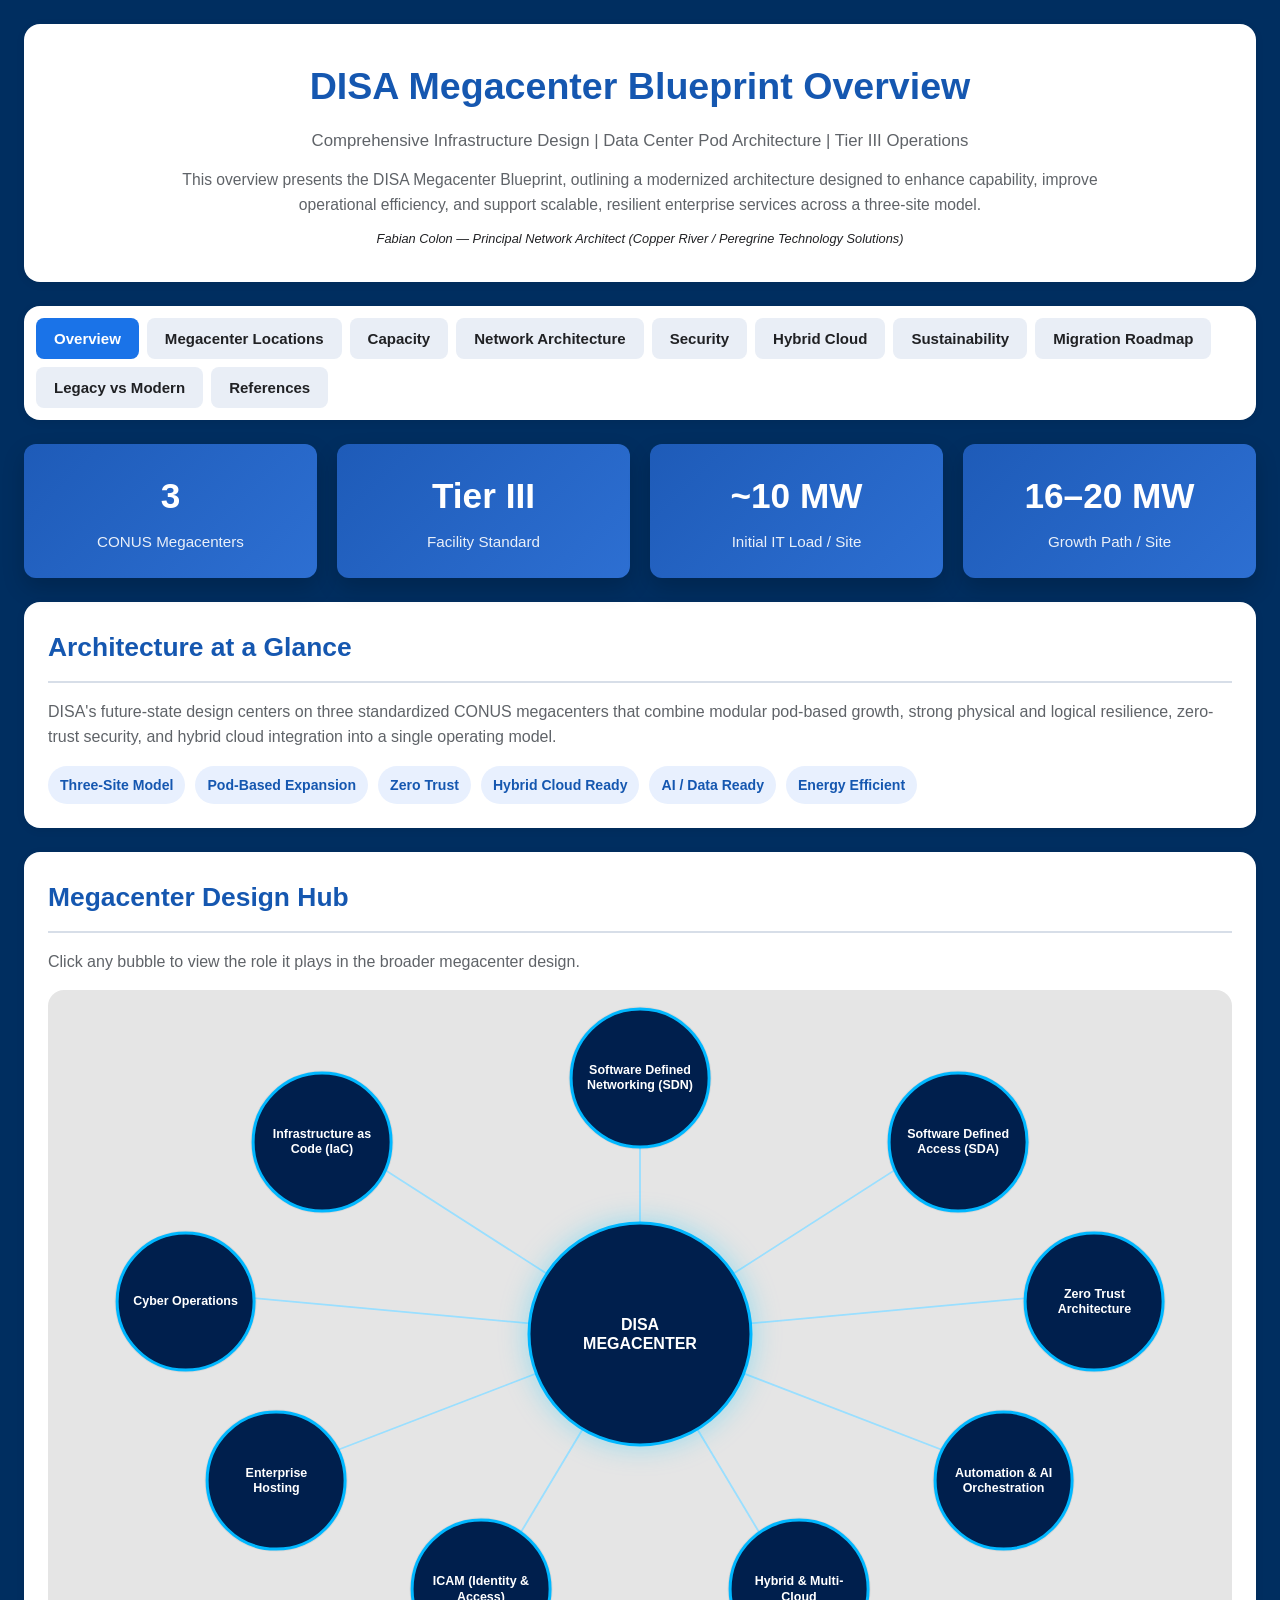
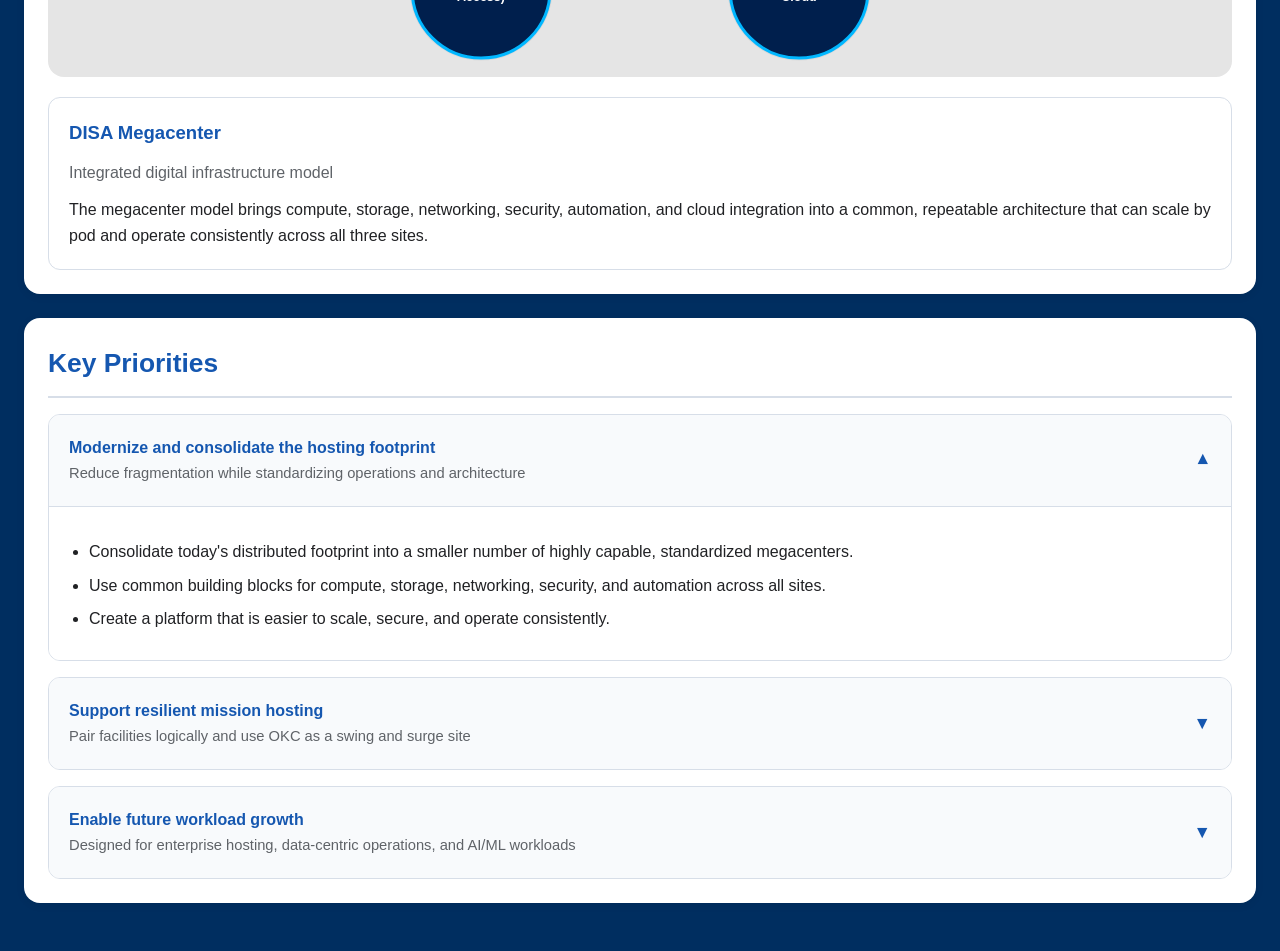
<file: index.html>
﻿<!DOCTYPE html>
<html lang="en">
    <head>
        <meta charset="UTF-8" />
        <meta name="viewport" content="width=device-width, initial-scale=1.0" />
        <title>DISA Megacenter Architecture Overview</title>
        <link rel='stylesheet' href='styles.css' />
    </head>
    <body>
        <div class="container">
            <header class="header">
                <h1>DISA Megacenter Blueprint Overview</h1>

                <p class="subtitle">
                    Comprehensive Infrastructure Design | Data Center Pod Architecture | Tier III Operations
                </p>

                <p class="tagline">
                    This overview presents the DISA Megacenter Blueprint, outlining a modernized architecture designed to enhance capability, improve operational efficiency, and support scalable, resilient enterprise services across a three-site model.
                </p>

                <p style="font-size: 0.8rem; margin-top: 12px; font-style: italic;">
                    Fabian Colon &mdash; Principal Network Architect (Copper River / Peregrine Technology Solutions)
                </p>
            </header>
            <nav class="tabs" aria-label="Primary navigation" role="tablist">
                <button type="button" class="tab-button active" id="tab-overview" data-tab="overview" role="tab" aria-controls="overview" aria-selected="true">Overview</button>
                <button type="button" class="tab-button" id="tab-sites" data-tab="sites" role="tab" aria-controls="sites" aria-selected="false">Megacenter Locations</button>
                <button type="button" class="tab-button" id="tab-capacity" data-tab="capacity" role="tab" aria-controls="capacity" aria-selected="false">Capacity</button>
                <button type="button" class="tab-button" id="tab-network" data-tab="network" role="tab" aria-controls="network" aria-selected="false">Network Architecture</button>
                <button type="button" class="tab-button" id="tab-security" data-tab="security" role="tab" aria-controls="security" aria-selected="false">Security</button>
                <button type="button" class="tab-button" id="tab-hybrid-cloud" data-tab="hybrid-cloud" role="tab" aria-controls="hybrid-cloud" aria-selected="false">Hybrid Cloud</button>
                <button type="button" class="tab-button" id="tab-sustainability" data-tab="sustainability" role="tab" aria-controls="sustainability" aria-selected="false">Sustainability</button>
                <button type="button" class="tab-button" id="tab-migration" data-tab="migration" role="tab" aria-controls="migration" aria-selected="false">Migration Roadmap</button>
                <button type="button" class="tab-button" id="tab-comparison" data-tab="comparison" role="tab" aria-controls="comparison" aria-selected="false">Legacy vs Modern</button>
                <button type="button" class="tab-button" id="tab-references" data-tab="references" role="tab" aria-controls="references" aria-selected="false">References</button>
            </nav>
            <main id="main-content">

                <!-- OVERVIEW -->
                <section id="overview" class="tab-panel active" role="tabpanel" aria-labelledby="tab-overview">
                    <div class="grid grid-4">
                        <div class="metric-card">
                            <div class="metric-value">3</div>
                            <div class="metric-label">CONUS Megacenters</div>
                        </div>
                        <div class="metric-card">
                            <div class="metric-value">Tier III</div>
                            <div class="metric-label">Facility Standard</div>
                        </div>
                        <div class="metric-card">
                            <div class="metric-value">~10 MW</div>
                            <div class="metric-label">Initial IT Load / Site</div>
                        </div>
                        <div class="metric-card">
                            <div class="metric-value">16&ndash;20 MW</div>
                            <div class="metric-label">Growth Path / Site</div>
                        </div>
                    </div>

                    <div class="card">
                        <h2>Architecture at a Glance</h2>
                        <p class="lede">
                            DISA's future-state design centers on three standardized CONUS megacenters that combine modular
                            pod-based growth, strong physical and logical resilience, zero-trust security, and hybrid cloud
                            integration into a single operating model.
                        </p>

                        <div class="pill-row">
                            <div class="pill">Three-Site Model</div>
                            <div class="pill">Pod-Based Expansion</div>
                            <div class="pill">Zero Trust</div>
                            <div class="pill">Hybrid Cloud Ready</div>
                            <div class="pill">AI / Data Ready</div>
                            <div class="pill">Energy Efficient</div>
                        </div>
                    </div>

                    <div class="card">
                        <h2>Megacenter Design Hub</h2>
                        <p class="lede">
                            Click any bubble to view the role it plays in the broader megacenter design.
                        </p>

                        <div class="diagram-card">
                            <div class="hub-layout">
                                <svg class="hub-lines" viewBox="0 0 1200 760" preserveAspectRatio="none" aria-hidden="true">
                                    <line x1="600" y1="380" x2="240" y2="120" stroke="var(--line)" stroke-width="2"/>
                                    <line x1="600" y1="380" x2="600" y2="75" stroke="var(--line)" stroke-width="2"/>
                                    <line x1="600" y1="380" x2="960" y2="120" stroke="var(--line)" stroke-width="2"/>
                                    <line x1="600" y1="380" x2="1085" y2="330" stroke="var(--line)" stroke-width="2"/>
                                    <line x1="600" y1="380" x2="1015" y2="560" stroke="var(--line)" stroke-width="2"/>
                                    <line x1="600" y1="380" x2="765" y2="690" stroke="var(--line)" stroke-width="2"/>
                                    <line x1="600" y1="380" x2="435" y2="690" stroke="var(--line)" stroke-width="2"/>
                                    <line x1="600" y1="380" x2="185" y2="560" stroke="var(--line)" stroke-width="2"/>
                                    <line x1="600" y1="380" x2="115" y2="330" stroke="var(--line)" stroke-width="2"/>
                                </svg>

                                <button type="button" class="bubble small b1" onclick="showHubDetail('iac')">Infrastructure as Code (IaC)</button>
                                <button type="button" class="bubble small b2" onclick="showHubDetail('sdn')">Software Defined Networking (SDN)</button>
                                <button type="button" class="bubble small b3" onclick="showHubDetail('sda')">Software Defined Access (SDA)</button>
                                <button type="button" class="bubble small b4" onclick="showHubDetail('zt')">Zero Trust Architecture</button>
                                <button type="button" class="bubble small b5" onclick="showHubDetail('auto')">Automation &amp; AI Orchestration</button>
                                <button type="button" class="bubble small b6" onclick="showHubDetail('cloud')">Hybrid &amp; Multi-Cloud</button>
                                <button type="button" class="bubble small b7" onclick="showHubDetail('icam')">ICAM (Identity &amp; Access)</button>
                                <button type="button" class="bubble small b8" onclick="showHubDetail('hosting')">Enterprise Hosting</button>
                                <button type="button" class="bubble small b9" onclick="showHubDetail('cyber')">Cyber Operations</button>
                                <button type="button" class="bubble center" onclick="showHubDetail('center')">DISA<br>MEGACENTER</button>
                            </div>
                        </div>

                        <div class="detail-panel" id="hub-detail-panel">
                            <h3 id="hub-detail-title">DISA Megacenter</h3>
                            <p class="detail-sub" id="hub-detail-subtitle">Integrated digital infrastructure model</p>
                            <p id="hub-detail-text">
                                The megacenter model brings compute, storage, networking, security, automation, and cloud integration into a common, repeatable architecture that can scale by pod and operate consistently across all three sites.
                            </p>
                        </div>
                    </div>

                    <div class="card">
                        <h2>Key Priorities</h2>

                        <div class="accordion open">
                            <button class="accordion-button" type="button" onclick="toggleAccordion(this)">
                                <div>
                                    <div class="accordion-title">Modernize and consolidate the hosting footprint</div>
                                    <div class="accordion-subtitle">Reduce fragmentation while standardizing operations and architecture</div>
                                </div>
                                <span class="chevron">▼</span>
                            </button>
                            <div class="accordion-body">
                                <ul>
                                    <li>Consolidate today's distributed footprint into a smaller number of highly capable, standardized megacenters.</li>
                                    <li>Use common building blocks for compute, storage, networking, security, and automation across all sites.</li>
                                    <li>Create a platform that is easier to scale, secure, and operate consistently.</li>
                                </ul>
                            </div>
                        </div>

                        <div class="accordion">
                            <button class="accordion-button" type="button" onclick="toggleAccordion(this)">
                                <div>
                                    <div class="accordion-title">Support resilient mission hosting</div>
                                    <div class="accordion-subtitle">Pair facilities logically and use OKC as a swing and surge site</div>
                                </div>
                                <span class="chevron">▼</span>
                            </button>
                            <div class="accordion-body">
                                <ul>
                                    <li>OGDN and COLS serve as the primary east-west pair for priority missions.</li>
                                    <li>OKC provides surge capacity, additional disaster-recovery options, and modernization flexibility.</li>
                                    <li>High-bandwidth inter-site connectivity supports active/active and active/passive patterns based on workload needs.</li>
                                </ul>
                            </div>
                        </div>

                        <div class="accordion">
                            <button class="accordion-button" type="button" onclick="toggleAccordion(this)">
                                <div>
                                    <div class="accordion-title">Enable future workload growth</div>
                                    <div class="accordion-subtitle">Designed for enterprise hosting, data-centric operations, and AI/ML workloads</div>
                                </div>
                                <span class="chevron">▼</span>
                            </button>
                            <div class="accordion-body">
                                <ul>
                                    <li>Baseline rack densities support general enterprise workloads, while select pods can be designed for much higher densities.</li>
                                    <li>GPU-dense infrastructure and high-bandwidth fabrics support advanced analytics and AI/ML missions.</li>
                                    <li>Tiered storage supports latency-sensitive systems, object storage, archival, and large-scale data operations.</li>
                                </ul>
                            </div>
                        </div>
                    </div>
                </section>

                <!-- SITES -->
                <section id="sites" class="tab-panel sites-theme" role="tabpanel" aria-labelledby="tab-sites" hidden>
                    <div class="card map-card">
                        <h2>Megacenter Locations</h2>
                        <p class="lede">
                            The three-site model distributes hosting capability across western, central, and eastern CONUS regions to improve resilience, reach, and operational flexibility.
                        </p>

                        <div class="us-map-wrap">
                            <div class="site-network-visual">
                                <svg class="site-network-svg" viewBox="0 0 1200 420" role="img" aria-label="Relationship view of the three DISA megacenter locations">
                                    <!-- Primary backbone -->
                                    <path d="M230 170 C420 70, 780 70, 970 170"
                                    fill="none"
                                    stroke="#1e5bb8"
                                    stroke-width="8"
                                    opacity="0.95"
                                    stroke-linecap="round"/>
                                    <text x="600" y="82" text-anchor="middle" fill="#1557b0" font-size="18" font-weight="700">
                                        Primary Paired Backbone
                                    </text>

                                    <!-- Swing / support connections -->
                                    <path d="M310 215 C420 250, 500 275, 600 292"
                                    fill="none"
                                    stroke="#5b8fd6"
                                    stroke-width="4"
                                    opacity="0.9"
                                    stroke-linecap="round"
                                    stroke-dasharray="10 8"/>
                                    <path d="M890 215 C780 250, 700 275, 600 292"
                                    fill="none"
                                    stroke="#5b8fd6"
                                    stroke-width="4"
                                    opacity="0.9"
                                    stroke-linecap="round"
                                    stroke-dasharray="10 8"/>

                                    <text x="600" y="440" text-anchor="middle" fill="#5f6368" font-size="14" font-weight="600">
                                        OKC supports surge capacity, migration flexibility, and additional DR support
                                    </text>
                                </svg>

                                <button type="button" class="site-node site-node-left" onclick="showSiteDetail('ogdn')" aria-controls="site-detail-panel">
                                    <div class="site-node-title">OGDN</div>
                                    <div class="site-node-subtitle">Western Hub</div>
                                </button>

                                <button type="button" class="site-node site-node-center" onclick="showSiteDetail('okc')" aria-controls="site-detail-panel">
                                    <div class="site-node-title">OKC</div>
                                    <div class="site-node-subtitle">Central Swing Site</div>
                                </button>

                                <button type="button" class="site-node site-node-right" onclick="showSiteDetail('cols')" aria-controls="site-detail-panel">
                                    <div class="site-node-title">COLS</div>
                                    <div class="site-node-subtitle">Eastern Hub</div>
                                </button>
                            </div>

                            <div class="detail-panel" id="site-detail-panel">
                                <h3 id="site-detail-title">OGDN</h3>
                                <p class="detail-sub" id="site-detail-subtitle">Western hub</p>
                                <p id="site-detail-text">
                                    OGDN serves as the western megacenter hub, supporting Pacific and western mission needs while forming one half of the primary paired backbone with COLS.
                                </p>
                            </div>
                        </div>

                    </div>

                    <div class="grid grid-3">
                        <div class="feature-card">
                            <h3>OGDN</h3>
                            <p><strong>Role:</strong> Western hub</p>
                            <p><strong>Focus:</strong> Pacific and western missions</p>
                            <p><strong>Additional role:</strong> Primary paired backbone with COLS</p>
                        </div>

                        <div class="feature-card">
                            <h3>OKC</h3>
                            <p><strong>Role:</strong> Central hub and swing site</p>
                            <p><strong>Focus:</strong> Mid-CONUS workloads, surge capacity, modernization flexibility</p>
                            <p><strong>Additional role:</strong> DR and spillover support</p>
                        </div>

                        <div class="feature-card">
                            <h3>COLS</h3>
                            <p><strong>Role:</strong> Eastern hub</p>
                            <p><strong>Focus:</strong> Atlantic and eastern missions, logistics and financial systems</p>
                            <p><strong>Additional role:</strong> Primary paired backbone with OGDN</p>
                        </div>
                    </div>

                    <div class="card">
                        <h2>Why These Three Sites</h2>
                        <div class="grid grid-2">
                            <div class="info-box">
                                <h3>Geographic distribution</h3>
                                <p>Western, central, and eastern CONUS placement improves regional reach, disaster resilience, and operational flexibility.</p>
                            </div>
                            <div class="info-box">
                                <h3>Infrastructure practicality</h3>
                                <p>The blueprint prioritizes sites with strong utility and fiber access, room for growth, and the ability to standardize designs across facilities.</p>
                            </div>
                        </div>

                        <div class="accordion">
                            <button class="accordion-button" type="button" onclick="toggleAccordion(this)">
                                <div>
                                    <div class="accordion-title">Location criteria</div>
                                    <div class="accordion-subtitle">Risk, power, fiber, and growth considerations</div>
                                </div>
                                <span class="chevron">▼</span>
                            </button>
                            <div class="accordion-body">
                                <ul>
                                    <li>Low exposure to major natural hazards relative to alternative locations.</li>
                                    <li>Reliable power with potential for multiple feeds and future growth capacity.</li>
                                    <li>Proximity to major fiber routes and carrier points of presence with diverse physical paths.</li>
                                    <li>Ability to support security zoning, SCIF-capable areas, and phased expansion.</li>
                                </ul>
                            </div>
                        </div>
                    </div>

                    <div class="card sites-resilience-card">
                        <div class="sites-resilience-head">
                            <div>
                                <div class="sites-resilience-kicker">Resilience Overlay</div>
                                <h2>How The Three Sites Work Together For Recovery</h2>
                            </div>
                            <p>The location model already implies the continuity pattern: OGDN and COLS anchor the primary paired backbone, while OKC acts as swing capacity for surge, modernization overlap, and additional disaster recovery support.</p>
                        </div>

                        <div class="grid grid-3 sites-resilience-grid">
                            <div class="feature-card sites-resilience-feature">
                                <h3>Primary Pair</h3>
                                <p>OGDN and COLS provide the main east-west continuity backbone for the most critical services.</p>
                            </div>
                            <div class="feature-card sites-resilience-feature">
                                <h3>Swing Capacity</h3>
                                <p>OKC adds a third-site option for overflow, migration support, and staged recovery activation.</p>
                            </div>
                            <div class="feature-card sites-resilience-feature">
                                <h3>Tiered Recovery</h3>
                                <p>Workloads can use active/active or active/passive recovery models depending on mission priority and technical fit.</p>
                            </div>
                        </div>

                        <div class="sites-resilience-rulebox">
                            <div class="sites-resilience-rule-title">Continuity Rules</div>
                            <ul>
                                <li>Primary continuity is anchored on the OGDN and COLS pair.</li>
                                <li>OKC supports surge capacity, modernization overlap, and additional DR support.</li>
                                <li>Facility resilience and workload criticality jointly determine the playbook.</li>
                                <li>Critical services can target sub-hour RTO and roughly 15-minute RPO assumptions.</li>
                            </ul>
                        </div>

                        <div class="resilience-playbooks sites-resilience-playbooks">
                            <div class="resilience-playbook-group">
                                <div class="resilience-group-label">Recovery Playbooks</div>
                                <div class="pill-row resilience-pill-row">
                                    <button type="button" class="resilience-hotspot resilience-pill" data-resilience-detail="active_active" onclick="showResilienceDetail('active_active')">Active / Active</button>
                                    <button type="button" class="resilience-hotspot resilience-pill" data-resilience-detail="active_passive" onclick="showResilienceDetail('active_passive')">Active / Passive</button>
                                    <button type="button" class="resilience-hotspot resilience-pill" data-resilience-detail="recovery_targets" onclick="showResilienceDetail('recovery_targets')">Mission Targets</button>
                                    <button type="button" class="resilience-hotspot resilience-pill" data-resilience-detail="workload_tiers" onclick="showResilienceDetail('workload_tiers')">Workload Tiers</button>
                                </div>
                            </div>

                            <div class="resilience-playbook-group">
                                <div class="resilience-group-label">Operational Outcomes</div>
                                <div class="resilience-outcome-grid">
                                    <button type="button" class="resilience-hotspot resilience-outcome-card" data-resilience-detail="surge_recovery" onclick="showResilienceDetail('surge_recovery')">
                                        <strong>Surge Recovery</strong>
                                        <span>Overflow, modernization, and contingency support</span>
                                    </button>
                                    <button type="button" class="resilience-hotspot resilience-outcome-card" data-resilience-detail="infra_resilience" onclick="showResilienceDetail('infra_resilience')">
                                        <strong>Infrastructure Resilience</strong>
                                        <span>N+1, dual paths, and long-duration backup</span>
                                    </button>
                                    <button type="button" class="resilience-hotspot resilience-outcome-card" data-resilience-detail="operational_stability" onclick="showResilienceDetail('operational_stability')">
                                        <strong>Operational Stability</strong>
                                        <span>Higher confidence in site-level continuity</span>
                                    </button>
                                    <button type="button" class="resilience-hotspot resilience-outcome-card" data-resilience-detail="tiered_recovery" onclick="showResilienceDetail('tiered_recovery')">
                                        <strong>Tiered Recovery</strong>
                                        <span>Continuity patterns matched to mission need</span>
                                    </button>
                                </div>
                            </div>
                        </div>

                        <div class="resilience-bottom-grid sites-resilience-bottom-grid">
                            <div class="detail-panel" id="resilience-detail-panel">
                                <h3 id="resilience-detail-title">Active / Active Pattern</h3>
                                <p class="detail-sub" id="resilience-detail-subtitle">Critical services can stay available across a paired-site model</p>
                                <p id="resilience-detail-text">
                                    The blueprint does not require every workload to recover the same way. The most critical services can use active and synchronized deployments across paired sites when the mission justifies tighter continuity objectives.
                                </p>
                            </div>

                            <div class="resilience-summary">
                                <div class="resilience-summary-title">Recovery Fit</div>
                                <ul class="resilience-rule-list">
                                    <li>Use active / active for the most continuity-sensitive services.</li>
                                    <li>Use active / passive where reserved capacity is more practical than full live mirroring.</li>
                                    <li>Use OKC when surge, migration overlap, or staged activation improves the recovery posture.</li>
                                    <li>Match the playbook to workload tier, mission risk, and facility conditions.</li>
                                </ul>
                            </div>
                        </div>
                    </div>
                </section>

                <!-- CAPACITY -->
                <section id="capacity" class="tab-panel capacity-theme" role="tabpanel" aria-labelledby="tab-capacity" hidden>

                    <div class="card">
                        <h2>Single Pod Capacity (100 Racks)</h2>

                        <div class="grid grid-4">
                            <div class="metric-card">
                                <div class="value">10,000</div>
                                <div class="label">Virtual Machines</div>
                            </div>
                            <div class="metric-card">
                                <div class="value">5 PB</div>
                                <div class="label">Storage</div>
                            </div>
                            <div class="metric-card">
                                <div class="value">2,000</div>
                                <div class="label">GPU Cores</div>
                            </div>
                            <div class="metric-card">
                                <div class="value">2 MW</div>
                                <div class="label">Power Draw</div>
                            </div>
                        </div>

                        <h3>Pod Composition</h3>

                        <div class="grid grid-4">
                            <div class="feature-card">
                                <h3>Compute (C)</h3>
                                <div class="spec"><span>Racks:</span><strong>60 (60%)</strong></div>
                                <div class="spec"><span>Servers:</span><strong>2,400 (40 per rack)</strong></div>
                                <div class="spec"><span>CPU Cores:</span><strong>192,000</strong></div>
                                <div class="spec"><span>RAM:</span><strong>768 TB</strong></div>
                            </div>

                            <div class="feature-card">
                                <h3>Storage (H)</h3>
                                <div class="spec"><span>Racks:</span><strong>25 (25%)</strong></div>
                                <div class="spec"><span>Capacity:</span><strong>5 PB usable</strong></div>
                                <div class="spec"><span>Type:</span><strong>NVMe all-flash</strong></div>
                                <div class="spec"><span>Performance:</span><strong>10M IOPS</strong></div>
                            </div>

                            <div class="feature-card">
                                <h3>Network (N)</h3>
                                <div class="spec"><span>Racks:</span><strong>5 (5%)</strong></div>
                                <div class="spec"><span>Leaf Switches:</span><strong>10× per pod</strong></div>
                                <div class="spec"><span>Bandwidth:</span><strong>400G uplinks</strong></div>
                                <div class="spec"><span>Redundancy:</span><strong>Full mesh</strong></div>
                            </div>

                            <div class="feature-card">
                                <h3>AI/GPU (A)</h3>
                                <div class="spec"><span>Racks:</span><strong>10 (10%)</strong></div>
                                <div class="spec"><span>GPU Nodes:</span><strong>80 (8 per rack)</strong></div>
                                <div class="spec"><span>GPUs:</span><strong>640</strong></div>
                                <div class="spec"><span>Cooling:</span><strong>Liquid (CDU)</strong></div>
                            </div>
                        </div>
                    </div>

                    <div class="card">
                        <h2>Total Megacenter Capacity</h2>

                        <table class="capacity-table">
                            <thead>
                                <tr>
                                    <th>Resource</th>
                                    <th>Per Pod</th>
                                    <th>15 Pods</th>
                                    <th>20 Pods</th>
                                    <th>25 Pods</th>
                                </tr>
                            </thead>
                            <tbody>
                                <tr>
                                    <td><strong>Total Racks</strong></td>
                                    <td>100</td>
                                    <td>1,500</td>
                                    <td>2,000</td>
                                    <td>2,500</td>
                                </tr>
                                <tr>
                                    <td><strong>Virtual Machines</strong></td>
                                    <td>10,000</td>
                                    <td>150,000</td>
                                    <td>200,000</td>
                                    <td>250,000</td>
                                </tr>
                                <tr>
                                    <td><strong>CPU Cores</strong></td>
                                    <td>192,000</td>
                                    <td>2.88M</td>
                                    <td>3.84M</td>
                                    <td>4.80M</td>
                                </tr>
                                <tr>
                                    <td><strong>Storage</strong></td>
                                    <td>5 PB</td>
                                    <td>75 PB</td>
                                    <td>100 PB</td>
                                    <td>125 PB</td>
                                </tr>
                                <tr>
                                    <td><strong>GPU Cores</strong></td>
                                    <td>2,000</td>
                                    <td>30,000</td>
                                    <td>40,000</td>
                                    <td>50,000</td>
                                </tr>
                                <tr>
                                    <td><strong>Power Draw</strong></td>
                                    <td>2 MW</td>
                                    <td>30 MW</td>
                                    <td>40 MW</td>
                                    <td>50 MW</td>
                                </tr>
                                <tr>
                                    <td><strong>Fabric Bandwidth</strong></td>
                                    <td>17.3 Tbps</td>
                                    <td>260 Tbps</td>
                                    <td>346 Tbps</td>
                                    <td>433 Tbps</td>
                                </tr>
                            </tbody>
                        </table>

                        <h3>Workload Distribution (Example)</h3>

                        <div class="grid grid-3">
                            <div class="feature-card">
                                <strong>DHMC Hosting</strong>
                                <p>60,000 VMs | 30 PB storage | 8 Pods</p>
                            </div>
                            <div class="feature-card">
                                <strong>JWCC Integration</strong>
                                <p>40,000 VMs | 20 PB storage | 4 Pods</p>
                            </div>
                            <div class="feature-card">
                                <strong>AI/ML Workloads</strong>
                                <p>50,000 VMs | 25 PB storage | 3 Pods</p>
                            </div>
                        </div>
                    </div>

                    <div class="card">
                        <h2>Capacity Model</h2>
                        <p class="lede">
                            The blueprint defines capacity primarily through modular pods rather than through rigid workload totals.
                            This keeps the model scalable and adaptable as mission demand changes.
                        </p>

                        <div class="grid grid-3">
                            <div class="feature-card">
                                <h3>Phase 1 Build</h3>
                                <p>Initial deployment assumes roughly five pods per megacenter, providing approximately 10 MW of initial IT load per site.</p>
                            </div>
                            <div class="feature-card">
                                <h3>Expansion Path</h3>
                                <p>Sites are engineered for stepwise growth toward approximately 16&ndash;20 MW IT through additional pods and modular power/cooling blocks.</p>
                            </div>
                            <div class="feature-card">
                                <h3>Mixed Density Support</h3>
                                <p>General enterprise workloads align to baseline densities, while select pods can be designed for significantly higher-density AI/ML workloads.</p>
                            </div>
                        </div>

                        <div class="accordion open">
                            <button class="accordion-button" type="button" onclick="toggleAccordion(this)">
                                <div>
                                    <div class="accordion-title">Compute and platform capacity</div>
                                    <div class="accordion-subtitle">Standardized building blocks, not a single fixed hardware count</div>
                                </div>
                                <span class="chevron">▼</span>
                            </button>
                            <div class="accordion-body">
                                <ul>
                                    <li>Several thousand general-purpose server nodes per megacenter in the illustrative capacity envelope.</li>
                                    <li>Support for tens of thousands of virtual machines and large container fleets, depending on workload mix and oversubscription policy.</li>
                                    <li>Reference builds can include compute-optimized, memory-optimized, and GPU-optimized clusters.</li>
                                </ul>
                            </div>
                        </div>

                        <div class="accordion">
                            <button class="accordion-button" type="button" onclick="toggleAccordion(this)">
                                <div>
                                    <div class="accordion-title">Storage capacity</div>
                                    <div class="accordion-subtitle">Tiered storage for high-performance and bulk data needs</div>
                                </div>
                                <span class="chevron">▼</span>
                            </button>
                            <div class="accordion-body">
                                <ul>
                                    <li>High-performance flash and NVMe-based storage for latency-sensitive workloads.</li>
                                    <li>S3-compatible object storage for unstructured data, logs, backups, and data lake patterns.</li>
                                    <li>Multi-petabyte structured and unstructured data support across hot, warm, and cold tiers.</li>
                                </ul>
                            </div>
                        </div>
                    </div>
                </section>

                <!-- NETWORK -->
                <section id="network" class="tab-panel network-theme" role="tabpanel" aria-labelledby="tab-network" hidden>
                    <div class="card network-hero-card">
                        <h2>Network Architecture</h2>
                        <p class="lede">
                            The proposed network is organized as a layered data center architecture with clear edge,
                            transport, software-defined control, spine-leaf fabric, and workload tiers.
                        </p>

                        <div class="network-visual-wrap">
                            <div class="network-visual">
                                <svg class="network-svg" viewBox="0 0 1200 880" role="img" aria-label="Layered DISA data center network diagram showing enterprise and cloud edge, inter-site transport, software-defined network fabric, spine-leaf physical fabric, workload zones, zero trust security, and operations visibility">
                                    <g class="network-hotspot" data-network-detail="security" role="button" tabindex="0" aria-label="Show zero trust security details">
                                        <rect class="interactive-shape" x="58" y="234" width="150" height="500" rx="24" fill="#fff3f2" stroke="#dc2626" stroke-width="2"></rect>
                                        <text x="133" y="282" text-anchor="middle" fill="#b91c1c" font-size="25" font-weight="700">Zero Trust</text>
                                        <text x="133" y="315" text-anchor="middle" fill="#b91c1c" font-size="19" font-weight="700">Security</text>
                                        <text x="133" y="402" text-anchor="middle" fill="#5f6368" font-size="18">Identity-based</text>
                                        <text x="133" y="430" text-anchor="middle" fill="#5f6368" font-size="18">access</text>
                                        <text x="133" y="498" text-anchor="middle" fill="#5f6368" font-size="18">Micro-</text>
                                        <text x="133" y="526" text-anchor="middle" fill="#5f6368" font-size="18">segmentation</text>
                                        <text x="133" y="586" text-anchor="middle" fill="#5f6368" font-size="18">Policy</text>
                                        <text x="133" y="614" text-anchor="middle" fill="#5f6368" font-size="18">enforcement</text>
                                    </g>

                                    <g class="network-hotspot" data-network-detail="ops" role="button" tabindex="0" aria-label="Show operations and visibility details">
                                        <rect class="interactive-shape" x="992" y="234" width="150" height="500" rx="24" fill="#f2fbf7" stroke="#15803d" stroke-width="2"></rect>
                                        <text x="1067" y="282" text-anchor="middle" fill="#166534" font-size="24" font-weight="700">Operations</text>
                                        <text x="1067" y="315" text-anchor="middle" fill="#166534" font-size="19" font-weight="700">&amp; Visibility</text>
                                        <text x="1067" y="402" text-anchor="middle" fill="#5f6368" font-size="18">Telemetry</text>
                                        <text x="1067" y="477" text-anchor="middle" fill="#5f6368" font-size="18">Monitoring</text>
                                        <text x="1067" y="552" text-anchor="middle" fill="#5f6368" font-size="18">Automation</text>
                                        <text x="1067" y="627" text-anchor="middle" fill="#5f6368" font-size="18">DCIM / NOC</text>
                                    </g>

                                    <g class="network-hotspot" data-network-detail="cloud" role="button" tabindex="0" aria-label="Show enterprise and cloud edge details">
                                        <rect class="interactive-shape" x="320" y="36" width="560" height="144" rx="24" fill="#edf5ff" stroke="#7eaee8" stroke-width="2"></rect>
                                        <text x="600" y="82" text-anchor="middle" fill="#1557b0" font-size="29" font-weight="700">Enterprise &amp; Cloud Edge</text>
                                        <text x="600" y="117" text-anchor="middle" fill="#5f6368" font-size="18">DISN / Enterprise Access</text>
                                        <text x="600" y="147" text-anchor="middle" fill="#5f6368" font-size="18">JWCC / DHMC Connectivity</text>
                                        <text x="600" y="177" text-anchor="middle" fill="#5f6368" font-size="18">External Mission / Partner Access</text>
                                    </g>

                                    <line x1="600" y1="180" x2="600" y2="214" stroke="#9dc0e6" stroke-width="4" stroke-linecap="round"></line>
                                    <line x1="600" y1="326" x2="600" y2="360" stroke="#8eb7d6" stroke-width="4" stroke-linecap="round"></line>
                                    <line x1="600" y1="520" x2="600" y2="548" stroke="#b5a8f2" stroke-width="4" stroke-linecap="round"></line>
                                    <line x1="600" y1="736" x2="600" y2="764" stroke="#a3aab8" stroke-width="4" stroke-linecap="round"></line>

                                    <g class="network-hotspot" data-network-detail="backbone" role="button" tabindex="0" aria-label="Show inter-site transport and DCI details">
                                        <rect class="interactive-shape" x="240" y="214" width="720" height="112" rx="24" fill="#f4efe7" stroke="#8b5e34" stroke-width="2"></rect>
                                        <text x="600" y="258" text-anchor="middle" fill="#374151" font-size="27" font-weight="700">Inter-Site Transport (DCI)</text>
                                        <text x="600" y="290" text-anchor="middle" fill="#5f6368" font-size="17">High-bandwidth backbone for replication, mobility, and resilience</text>
                                        <rect x="468" y="294" width="264" height="34" rx="17" fill="#ffffff" stroke="#d4d8df" stroke-width="2"></rect>
                                        <text x="600" y="317" text-anchor="middle" fill="#374151" font-size="15" font-weight="700">100 Gbps class connectivity</text>
                                    </g>

                                    <g class="network-hotspot" data-network-detail="fabric" role="button" tabindex="0" aria-label="Show software-defined fabric details">
                                        <rect class="interactive-shape" x="200" y="360" width="800" height="160" rx="30" fill="#f2eefc" stroke="#8f73ea" stroke-width="3"></rect>
                                        <text x="600" y="423" text-anchor="middle" fill="#34306e" font-size="34" font-weight="700">Software-Defined Network Fabric</text>
                                        <text x="600" y="459" text-anchor="middle" fill="#4b5563" font-size="18">Segmentation, tenant isolation, policy enforcement, and traffic orchestration</text>
                                        <line x1="300" y1="484" x2="900" y2="484" stroke="#cfc6f5" stroke-width="3" stroke-linecap="round"></line>
                                        <text x="600" y="507" text-anchor="middle" fill="#5b43b4" font-size="15" font-weight="700">Overlay policy and orchestration plane across the physical fabric</text>
                                    </g>

                                    <g class="network-hotspot" data-network-detail="core" role="button" tabindex="0" aria-label="Show spine-leaf physical fabric details">
                                        <rect class="interactive-shape" x="215" y="552" width="770" height="214" rx="28" fill="transparent" stroke="transparent" stroke-width="2"></rect>
                                        <text x="600" y="575" text-anchor="middle" fill="#4b5563" font-size="17" font-weight="700">Physical Spine-Leaf Fabric</text>

                                        <rect class="interactive-shape" x="320" y="594" width="140" height="56" rx="18" fill="#3c63b0"></rect>
                                        <rect class="interactive-shape" x="530" y="594" width="140" height="56" rx="18" fill="#3c63b0"></rect>
                                        <rect class="interactive-shape" x="740" y="594" width="140" height="56" rx="18" fill="#3c63b0"></rect>
                                        <text x="390" y="629" text-anchor="middle" fill="#ffffff" font-size="20" font-weight="700">Spine</text>
                                        <text x="600" y="629" text-anchor="middle" fill="#ffffff" font-size="20" font-weight="700">Spine</text>
                                        <text x="810" y="629" text-anchor="middle" fill="#ffffff" font-size="20" font-weight="700">Spine</text>

                                        <rect class="interactive-shape" x="240" y="702" width="140" height="56" rx="18" fill="#1f9b93"></rect>
                                        <rect class="interactive-shape" x="420" y="702" width="140" height="56" rx="18" fill="#1f9b93"></rect>
                                        <rect class="interactive-shape" x="640" y="702" width="140" height="56" rx="18" fill="#1f9b93"></rect>
                                        <rect class="interactive-shape" x="820" y="702" width="140" height="56" rx="18" fill="#1f9b93"></rect>
                                        <text x="310" y="737" text-anchor="middle" fill="#ffffff" font-size="20" font-weight="700">Leaf</text>
                                        <text x="490" y="737" text-anchor="middle" fill="#ffffff" font-size="20" font-weight="700">Leaf</text>
                                        <text x="710" y="737" text-anchor="middle" fill="#ffffff" font-size="20" font-weight="700">Leaf</text>
                                        <text x="890" y="737" text-anchor="middle" fill="#ffffff" font-size="20" font-weight="700">Leaf</text>

                                        <line x1="390" y1="650" x2="310" y2="702" stroke="#8d92c3" stroke-width="2.5"></line>
                                        <line x1="390" y1="650" x2="490" y2="702" stroke="#8d92c3" stroke-width="2.5"></line>
                                        <line x1="390" y1="650" x2="710" y2="702" stroke="#8d92c3" stroke-width="2.5"></line>
                                        <line x1="390" y1="650" x2="890" y2="702" stroke="#8d92c3" stroke-width="2.5"></line>
                                        <line x1="600" y1="650" x2="310" y2="702" stroke="#8d92c3" stroke-width="2.5"></line>
                                        <line x1="600" y1="650" x2="490" y2="702" stroke="#8d92c3" stroke-width="2.5"></line>
                                        <line x1="600" y1="650" x2="710" y2="702" stroke="#8d92c3" stroke-width="2.5"></line>
                                        <line x1="600" y1="650" x2="890" y2="702" stroke="#8d92c3" stroke-width="2.5"></line>
                                        <line x1="810" y1="650" x2="310" y2="702" stroke="#8d92c3" stroke-width="2.5"></line>
                                        <line x1="810" y1="650" x2="490" y2="702" stroke="#8d92c3" stroke-width="2.5"></line>
                                        <line x1="810" y1="650" x2="710" y2="702" stroke="#8d92c3" stroke-width="2.5"></line>
                                        <line x1="810" y1="650" x2="890" y2="702" stroke="#8d92c3" stroke-width="2.5"></line>
                                    </g>

                                    <line x1="310" y1="758" x2="250" y2="764" stroke="#a3aab8" stroke-width="2.5"></line>
                                    <line x1="490" y1="758" x2="490" y2="764" stroke="#a3aab8" stroke-width="2.5"></line>
                                    <line x1="710" y1="758" x2="710" y2="764" stroke="#a3aab8" stroke-width="2.5"></line>
                                    <line x1="890" y1="758" x2="950" y2="764" stroke="#a3aab8" stroke-width="2.5"></line>

                                    <g class="network-hotspot" data-network-detail="workloads" role="button" tabindex="0" aria-label="Show workload and service zone details">
                                        <rect class="interactive-shape" x="135" y="764" width="230" height="86" rx="20" fill="#eef2f8" stroke="#d6dce7" stroke-width="2"></rect>
                                        <text x="250" y="801" text-anchor="middle" fill="#1f2937" font-size="21" font-weight="700">Mission Zones</text>
                                        <text x="250" y="827" text-anchor="middle" fill="#5f6368" font-size="14">Priority mission enclaves</text>
                                    </g>
                                    <g class="network-hotspot" data-network-detail="workloads" role="button" tabindex="0" aria-label="Show workload and service zone details">
                                        <rect class="interactive-shape" x="375" y="764" width="230" height="86" rx="20" fill="#eef2f8" stroke="#d6dce7" stroke-width="2"></rect>
                                        <text x="490" y="801" text-anchor="middle" fill="#1f2937" font-size="21" font-weight="700">Enterprise Hosting</text>
                                        <text x="490" y="827" text-anchor="middle" fill="#5f6368" font-size="14">Shared enterprise services</text>
                                    </g>
                                    <g class="network-hotspot" data-network-detail="workloads" role="button" tabindex="0" aria-label="Show workload and service zone details">
                                        <rect class="interactive-shape" x="615" y="764" width="230" height="86" rx="20" fill="#eef2f8" stroke="#d6dce7" stroke-width="2"></rect>
                                        <text x="730" y="801" text-anchor="middle" fill="#1f2937" font-size="21" font-weight="700">Data Platforms</text>
                                        <text x="730" y="827" text-anchor="middle" fill="#5f6368" font-size="14">Analytics and storage services</text>
                                    </g>
                                    <g class="network-hotspot" data-network-detail="workloads" role="button" tabindex="0" aria-label="Show workload and service zone details">
                                        <rect class="interactive-shape" x="855" y="764" width="230" height="86" rx="20" fill="#eef2f8" stroke="#d6dce7" stroke-width="2"></rect>
                                        <text x="970" y="801" text-anchor="middle" fill="#1f2937" font-size="21" font-weight="700">AI / HPC Pods</text>
                                        <text x="970" y="827" text-anchor="middle" fill="#5f6368" font-size="14">High-density compute environments</text>
                                    </g>
                                </svg>
                            </div>
                        </div>
                        <p class="network-zero-trust-note">Zero trust and operations functions span the full stack rather than sitting in a single isolated layer.</p>
                        <p class="network-interaction-hint">Click a layer, pillar, spine-leaf section, or workload box to explore that part of the architecture.</p>
                        <div class="detail-panel" id="network-detail-panel">
                            <h3 id="network-detail-title">Software-Defined Network Fabric</h3>
                            <p class="detail-sub" id="network-detail-subtitle">The visual and operational center of the architecture</p>
                            <p id="network-detail-text">
                                The software-defined fabric is the coordinating layer for segmentation, tenant isolation,
                                policy enforcement, and traffic orchestration across the rest of the network stack.
                            </p>
                        </div>
                    </div>

                    <div class="grid grid-4">
                        <div class="feature-card">
                            <h3>Enterprise &amp; Cloud Interconnect</h3>
                            <p>Provides DISN, JWCC / DHMC, and external mission connectivity through a clean north-south access layer.</p>
                        </div>
                        <div class="feature-card">
                            <h3>Inter-Site Backbone / DCI</h3>
                            <p>Delivers high-bandwidth transport for replication, workload mobility, and resilience with 100 Gbps class support.</p>
                        </div>
                        <div class="feature-card">
                            <h3>Software-Defined Fabric</h3>
                            <p>Acts as the policy-driven center of the design, coordinating segmentation, isolation, and traffic handling.</p>
                        </div>
                        <div class="feature-card">
                            <h3>Workload / Service Zones</h3>
                            <p>Supports mission, enterprise, data, and AI / HPC environments on shared infrastructure with logical separation.</p>
                        </div>
                    </div>
                </section>

                <!-- SECURITY -->
                <section id="security" class="tab-panel security-theme" role="tabpanel" aria-labelledby="tab-security" hidden>
                    <div class="card security-hero-card">
                        <h2>Security by Design</h2>
                        <p class="lede">
                            The security model is shown as a zero trust access path so leaders can quickly see how different users
                            are authenticated, checked, constrained, monitored, and routed only to approved services.
                        </p>

                        <div class="security-visual-wrap">
                            <div class="security-visual security-path-visual">
                                <div class="security-pathway">
                                    <div class="security-column-heading">Zero Trust Access Path</div>
                                    <div class="security-layers">
                                        <button type="button" class="security-hotspot security-layer layer-auth" data-security-detail="authenticate" onclick="showSecurityDetail('authenticate')">
                                            <span class="security-layer-icon" aria-hidden="true">👤</span>
                                            <span>Identity Verification</span>
                                        </button>
                                        <button type="button" class="security-hotspot security-layer layer-context" data-security-detail="context" onclick="showSecurityDetail('context')">
                                            <span class="security-layer-icon" aria-hidden="true">💻</span>
                                            <span>Device &amp; Session Context</span>
                                        </button>
                                        <button type="button" class="security-hotspot security-layer layer-policy" data-security-detail="policy" onclick="showSecurityDetail('policy')">
                                            <span class="security-layer-icon" aria-hidden="true">📋</span>
                                            <span>Policy Decision Point</span>
                                        </button>
                                        <button type="button" class="security-hotspot security-layer layer-segment" data-security-detail="segment" onclick="showSecurityDetail('segment')">
                                            <span class="security-layer-icon" aria-hidden="true">🧩</span>
                                            <span>Policy Enforcement / Segmented Access</span>
                                        </button>
                                        <button type="button" class="security-hotspot security-layer layer-monitor" data-security-detail="monitor" onclick="showSecurityDetail('monitor')">
                                            <span class="security-layer-icon" aria-hidden="true">👁️</span>
                                            <span>Continuous Monitoring</span>
                                        </button>
                                        <button type="button" class="security-hotspot security-layer layer-privileged" data-security-detail="privileged_controls" onclick="showSecurityDetail('privileged_controls')">
                                            <span class="security-layer-icon" aria-hidden="true">🔒</span>
                                            <span>Privileged / Elevated Control</span>
                                        </button>
                                    </div>

                                    <div class="security-path-map" aria-label="Zero trust access path diagram">
                                        <div class="zt-grid-overlay" aria-hidden="true">
                                            <span class="zt-checkpoint-line zt-col-1"></span>
                                            <span class="zt-checkpoint-line zt-col-2"></span>
                                            <span class="zt-checkpoint-line zt-col-3"></span>
                                            <span class="zt-checkpoint-line zt-col-4"></span>
                                            <span class="zt-checkpoint-line zt-col-5"></span>
                                            <span class="zt-checkpoint-line zt-col-6 zt-checkpoint-short"></span>

                                            <span class="zt-flow-line zt-line-priv"></span>
                                            <span class="zt-flow-line zt-line-mission"></span>
                                            <span class="zt-flow-line zt-line-user"></span>

                                            <span class="zt-arrow zt-arrow-priv"></span>
                                            <span class="zt-arrow zt-arrow-mission"></span>
                                            <span class="zt-arrow zt-arrow-user"></span>

                                            <span class="zt-node zt-node-priv zt-col-1"></span>
                                            <span class="zt-node zt-node-priv zt-col-2"></span>
                                            <span class="zt-node zt-node-priv zt-col-3"></span>
                                            <span class="zt-node zt-node-priv zt-col-4"></span>
                                            <span class="zt-node zt-node-priv zt-col-5"></span>
                                            <span class="zt-node zt-node-priv zt-col-6"></span>

                                            <span class="zt-node zt-node-mission zt-col-1"></span>
                                            <span class="zt-node zt-node-mission zt-col-2"></span>
                                            <span class="zt-node zt-node-mission zt-col-3"></span>
                                            <span class="zt-node zt-node-mission zt-col-4"></span>
                                            <span class="zt-node zt-node-mission zt-col-5"></span>

                                            <span class="zt-node zt-node-user zt-col-1"></span>
                                            <span class="zt-node zt-node-user zt-col-2"></span>
                                            <span class="zt-node zt-node-user zt-col-3"></span>
                                            <span class="zt-node zt-node-user zt-col-4"></span>
                                            <span class="zt-node zt-node-user zt-col-5"></span>

                                            <span class="zt-connector-priv"></span>
                                            <span class="zt-connector-mission"></span>
                                            <span class="zt-connector-user"></span>
                                            <span class="zt-management-trunk"></span>
                                            <span class="zt-management-branch zt-management-branch-mission"></span>
                                            <span class="zt-management-branch zt-management-branch-user"></span>
                                            <span class="zt-management-arrow zt-management-arrow-mission"></span>
                                            <span class="zt-management-arrow zt-management-arrow-user"></span>
                                        </div>

                                        <button type="button" class="security-hotspot path-node node-privileged start" data-security-detail="privileged" onclick="showSecurityDetail('privileged')">Privileged User</button>
                                        <button type="button" class="security-hotspot path-node node-partner start" data-security-detail="partner" onclick="showSecurityDetail('partner')">Mission Partner</button>
                                        <button type="button" class="security-hotspot path-node node-end-user start" data-security-detail="end_user" onclick="showSecurityDetail('end_user')">End User</button>

                                        <button type="button" class="security-hotspot path-node service service-management" data-security-detail="management_plane" onclick="showSecurityDetail('management_plane')">Management &amp; Automation Plane</button>
                                        <button type="button" class="security-hotspot path-node service service-mission" data-security-detail="mission_services" onclick="showSecurityDetail('mission_services')">Mission Services</button>
                                        <button type="button" class="security-hotspot path-node service service-enterprise" data-security-detail="enterprise_services" onclick="showSecurityDetail('enterprise_services')">Enterprise Services</button>
                                    </div>
                                </div>
                            </div>
                        </div>

                        <div class="detail-panel" id="security-detail-panel">
                            <h3 id="security-detail-title">Policy Decision</h3>
                            <p class="detail-sub" id="security-detail-subtitle">Every request is evaluated before it is routed to a service</p>
                            <p id="security-detail-text">
                                Identity, device posture, session context, and role are evaluated together so requests can move only into the
                                approved service zone. Different personas follow different constrained paths, but none receive implicit trust.
                            </p>
                        </div>
                    </div>

                    <div class="grid grid-4">
                        <div class="feature-card">
                            <h3>Persona-Aware Access</h3>
                            <p>Mission partners, end users, and privileged users follow distinct policy paths based on role, mission need, and risk.</p>
                        </div>
                        <div class="feature-card">
                            <h3>Sequential Zero Trust Gates</h3>
                            <p>Identity, context, policy, segmentation, and monitoring operate as a continuous decision path rather than a one-time perimeter check.</p>
                        </div>
                        <div class="feature-card">
                            <h3>Segmented Destinations</h3>
                            <p>Mission, enterprise, management, and data environments remain isolated so each request lands only where policy allows.</p>
                        </div>
                        <div class="feature-card">
                            <h3>Elevated Oversight</h3>
                            <p>Administrative access takes an additional control path with stronger approval, logging, and operational scrutiny.</p>
                        </div>
                    </div>
                </section>

                <!-- HYBRID CLOUD -->
                <section id="hybrid-cloud" class="tab-panel cloud-theme" role="tabpanel" aria-labelledby="tab-hybrid-cloud" hidden>
                    <div class="card cloud-hero-card">
                        <h2>Hybrid Cloud Operating Model</h2>
                        <p class="lede">
                            The blueprint treats the megacenters as hybrid operating nodes that can host, extend, and interconnect workloads across DISA facilities and JWCC-aligned cloud environments.
                        </p>

                        <div class="cloud-visual-wrap">
                            <div class="cloud-visual">
                                <div class="cloud-columns">
                                    <div class="cloud-column-head cloud-left-head">Megacenter Hosted</div>
                                    <div class="cloud-column-head cloud-mid-head">Interconnect &amp; Shared Controls</div>
                                    <div class="cloud-column-head cloud-right-head">JWCC / DHMC Cloud Services</div>
                                </div>

                                <div class="cloud-lanes" aria-label="Hybrid cloud operating lanes">
                                    <div class="cloud-lane">
                                        <button type="button" class="cloud-hotspot cloud-node cloud-origin" data-cloud-detail="mission" onclick="showCloudDetail('mission')">Mission Workloads</button>
                                        <button type="button" class="cloud-hotspot cloud-node cloud-bridge" data-cloud-detail="governance" onclick="showCloudDetail('governance')">Bounded Interconnect<br>Shared identity, policy, and transport</button>
                                        <button type="button" class="cloud-hotspot cloud-node cloud-destination" data-cloud-detail="mission_cloud" onclick="showCloudDetail('mission_cloud')">Mission Extension<br>Selective cloud reach</button>
                                    </div>

                                    <div class="cloud-lane">
                                        <button type="button" class="cloud-hotspot cloud-node cloud-origin" data-cloud-detail="enterprise" onclick="showCloudDetail('enterprise')">Enterprise Platforms</button>
                                        <button type="button" class="cloud-hotspot cloud-node cloud-bridge" data-cloud-detail="portable_ops" onclick="showCloudDetail('portable_ops')">Portable Operations<br>Common tooling and lifecycle</button>
                                        <button type="button" class="cloud-hotspot cloud-node cloud-destination" data-cloud-detail="enterprise_cloud" onclick="showCloudDetail('enterprise_cloud')">Cloud Services<br>Elastic enterprise consumption</button>
                                    </div>

                                    <div class="cloud-lane">
                                        <button type="button" class="cloud-hotspot cloud-node cloud-origin" data-cloud-detail="data" onclick="showCloudDetail('data')">Data &amp; Analytics</button>
                                        <button type="button" class="cloud-hotspot cloud-node cloud-bridge" data-cloud-detail="data_fabric" onclick="showCloudDetail('data_fabric')">Data Movement Controls<br>Replication and governed exchange</button>
                                        <button type="button" class="cloud-hotspot cloud-node cloud-destination" data-cloud-detail="data_cloud" onclick="showCloudDetail('data_cloud')">Analytics Services<br>Cloud-adjacent processing</button>
                                    </div>

                                    <div class="cloud-lane">
                                        <button type="button" class="cloud-hotspot cloud-node cloud-origin" data-cloud-detail="ai" onclick="showCloudDetail('ai')">AI / Burst Compute</button>
                                        <button type="button" class="cloud-hotspot cloud-node cloud-bridge" data-cloud-detail="placement" onclick="showCloudDetail('placement')">Placement Decision<br>Latency, classification, elasticity</button>
                                        <button type="button" class="cloud-hotspot cloud-node cloud-destination" data-cloud-detail="ai_cloud" onclick="showCloudDetail('ai_cloud')">Burst / Specialized Capacity<br>JWCC-aligned expansion</button>
                                    </div>
                                </div>
                            </div>
                        </div>

                        <div class="detail-panel" id="cloud-detail-panel">
                            <h3 id="cloud-detail-title">Placement Decision</h3>
                            <p class="detail-sub" id="cloud-detail-subtitle">Mission owners choose the right operating location for the workload</p>
                            <p id="cloud-detail-text">
                                The hybrid model is not a blanket move to cloud. It provides a governed placement decision so workloads can remain in the megacenter, extend outward through shared controls, or consume JWCC-aligned services when that model is a better fit.
                            </p>
                        </div>

                        <div class="grid grid-4">
                            <div class="feature-card">
                                <h3>Placement Flexibility</h3>
                                <p>Workloads can stay on-prem, extend through controlled interconnects, or consume cloud services based on mission fit.</p>
                            </div>
                            <div class="feature-card">
                                <h3>Portable Operations</h3>
                                <p>Identity, policy, automation, and lifecycle patterns stay consistent across DISA-hosted and cloud-connected environments.</p>
                            </div>
                            <div class="feature-card">
                                <h3>Governed Exchange</h3>
                                <p>Replication, transport, and service consumption remain bounded by shared controls rather than ad hoc connectivity.</p>
                            </div>
                            <div class="feature-card">
                                <h3>Mission-Aware Hosting</h3>
                                <p>Latency, classification, sovereignty, and elasticity drive placement decisions instead of a one-size-fits-all cloud posture.</p>
                            </div>
                        </div>
                    </div>
                </section>

                <!-- SUSTAINABILITY -->
                <section id="sustainability" class="tab-panel sustainability-theme" role="tabpanel" aria-labelledby="tab-sustainability" hidden>
                    <div class="grid grid-4">
                        <div class="metric-card sustainability-metric">
                            <div class="metric-value">1.3+</div>
                            <div class="metric-label">PUE Target</div>
                        </div>
                        <div class="metric-card sustainability-metric">
                            <div class="metric-value">Near-Zero</div>
                            <div class="metric-label">WUE Objective</div>
                        </div>
                        <div class="metric-card sustainability-metric">
                            <div class="metric-value">20%</div>
                            <div class="metric-label">Renewables at Opening</div>
                        </div>
                        <div class="metric-card sustainability-metric">
                            <div class="metric-value">50%</div>
                            <div class="metric-label">Renewables by 2030</div>
                        </div>
                    </div>

                    <div class="card sustainability-hero-card">
                        <h2>Sustainability and Efficiency</h2>
                        <p class="lede">
                            The blueprint treats sustainability as an operating discipline: efficient cooling, intelligent power use,
                            careful water stewardship, and phased renewable adoption all feed measurable facility outcomes.
                        </p>

                        <div class="sustainability-visual-wrap">
                            <div class="sustainability-visual">
                                <div class="sustainability-columns">
                                    <div class="sustainability-column-head sustainability-left-head">Facility Systems</div>
                                    <div class="sustainability-column-head sustainability-mid-head">Optimization Layer</div>
                                    <div class="sustainability-column-head sustainability-right-head">Efficiency Outcome</div>
                                </div>

                                <div class="sustainability-lanes" aria-label="Sustainability operating lanes">
                                    <div class="sustainability-lane">
                                        <button type="button" class="sustainability-hotspot sustainability-node sustainability-origin" data-sustainability-detail="cooling" onclick="showSustainabilityDetail('cooling')">Cooling Plant</button>
                                        <button type="button" class="sustainability-hotspot sustainability-node sustainability-bridge" data-sustainability-detail="thermal" onclick="showSustainabilityDetail('thermal')">Thermal Optimization<br>Liquid assist, zoning, and free-cooling logic</button>
                                        <button type="button" class="sustainability-hotspot sustainability-node sustainability-destination" data-sustainability-detail="density" onclick="showSustainabilityDetail('density')">High-Density Readiness<br>Support for AI and burst racks</button>
                                    </div>

                                    <div class="sustainability-lane">
                                        <button type="button" class="sustainability-hotspot sustainability-node sustainability-origin" data-sustainability-detail="power" onclick="showSustainabilityDetail('power')">Power Train</button>
                                        <button type="button" class="sustainability-hotspot sustainability-node sustainability-bridge" data-sustainability-detail="load" onclick="showSustainabilityDetail('load')">Load Intelligence<br>Telemetry, placement, and predictive tuning</button>
                                        <button type="button" class="sustainability-hotspot sustainability-node sustainability-destination" data-sustainability-detail="pue" onclick="showSustainabilityDetail('pue')">Lower PUE<br>Reduced waste across the facility stack</button>
                                    </div>

                                    <div class="sustainability-lane">
                                        <button type="button" class="sustainability-hotspot sustainability-node sustainability-origin" data-sustainability-detail="water" onclick="showSustainabilityDetail('water')">Water Stewardship</button>
                                        <button type="button" class="sustainability-hotspot sustainability-node sustainability-bridge" data-sustainability-detail="water_controls" onclick="showSustainabilityDetail('water_controls')">Water-Aware Controls<br>Closed-loop and low-consumption operating choices</button>
                                        <button type="button" class="sustainability-hotspot sustainability-node sustainability-destination" data-sustainability-detail="wue" onclick="showSustainabilityDetail('wue')">Near-Zero WUE<br>Minimized operational water use</button>
                                    </div>

                                    <div class="sustainability-lane">
                                        <button type="button" class="sustainability-hotspot sustainability-node sustainability-origin" data-sustainability-detail="renewables" onclick="showSustainabilityDetail('renewables')">Renewable Sourcing</button>
                                        <button type="button" class="sustainability-hotspot sustainability-node sustainability-bridge" data-sustainability-detail="procurement" onclick="showSustainabilityDetail('procurement')">Energy Procurement<br>Phased adoption and contract alignment</button>
                                        <button type="button" class="sustainability-hotspot sustainability-node sustainability-destination" data-sustainability-detail="renewable_growth" onclick="showSustainabilityDetail('renewable_growth')">Renewable Growth<br>20% at opening, 50% by 2030</button>
                                    </div>
                                </div>
                            </div>
                        </div>

                        <div class="detail-panel" id="sustainability-detail-panel">
                            <h3 id="sustainability-detail-title">Thermal Optimization</h3>
                            <p class="detail-sub" id="sustainability-detail-subtitle">Cooling efficiency is designed into the facility, not added later</p>
                            <p id="sustainability-detail-text">
                                The sustainability model starts with how heat is managed. Closed-loop liquid-assisted support, zoned cooling, and selective free-cooling opportunities help the facility handle dense workloads while using energy more deliberately.
                            </p>
                        </div>

                        <div class="grid grid-4">
                            <div class="feature-card">
                                <h3>Efficiency by Design</h3>
                                <p>Cooling, power, and water objectives are built into the architecture rather than treated as later operational tuning.</p>
                            </div>
                            <div class="feature-card">
                                <h3>Operational Telemetry</h3>
                                <p>Comprehensive monitoring supports placement decisions, predictive maintenance, and continuous efficiency improvement.</p>
                            </div>
                            <div class="feature-card">
                                <h3>High-Density Support</h3>
                                <p>Thermal and electrical design choices prepare the sites for denser compute profiles without defaulting to inefficient overprovisioning.</p>
                            </div>
                            <div class="feature-card">
                                <h3>Phased Sustainability</h3>
                                <p>Renewable adoption and facility objectives progress over time so the operating model can improve without waiting for a single future milestone.</p>
                            </div>
                        </div>
                    </div>
                </section>

                <!-- MIGRATION -->
                <section id="migration" class="tab-panel roadmap-theme" role="tabpanel" aria-labelledby="tab-migration" hidden>
                    <div class="card roadmap-hero-card">
                        <h2>Migration Roadmap</h2>
                        <p class="lede">
                            The program moves in deliberate waves: establish the blueprint, stand up the first production capacity, expand across all three sites, then optimize the estate once the new operating model is stable.
                        </p>

                        <div class="roadmap-board-strip" aria-label="Migration roadmap phases">
                            <button type="button" class="roadmap-chip roadmap-chip-phase1" onclick="toggleTimeline(document.querySelectorAll('.timeline-phase .accordion-button')[0])">
                                <div class="year">Phase 1</div>
                                <div class="desc">0&ndash;12 months</div>
                                <div class="roadmap-chip-note">Strategy and preparation</div>
                            </button>
                            <button type="button" class="roadmap-chip roadmap-chip-phase2" onclick="toggleTimeline(document.querySelectorAll('.timeline-phase .accordion-button')[1])">
                                <div class="year">Phase 2</div>
                                <div class="desc">12&ndash;24 months</div>
                                <div class="roadmap-chip-note">First production build</div>
                            </button>
                            <button type="button" class="roadmap-chip roadmap-chip-phase3" onclick="toggleTimeline(document.querySelectorAll('.timeline-phase .accordion-button')[2])">
                                <div class="year">Phase 3</div>
                                <div class="desc">24&ndash;48 months</div>
                                <div class="roadmap-chip-note">Multi-site migration waves</div>
                            </button>
                            <button type="button" class="roadmap-chip roadmap-chip-phase4" onclick="toggleTimeline(document.querySelectorAll('.timeline-phase .accordion-button')[3])">
                                <div class="year">Phase 4</div>
                                <div class="desc">Optimization / future growth</div>
                                <div class="roadmap-chip-note">Scale and refine</div>
                            </button>
                        </div>

                        <div class="roadmap-track-grid">
                            <div class="roadmap-track-card">
                                <div class="roadmap-track-label">Delivery Track</div>
                                <h3>Facilities and Capacity</h3>
                                <p>Prepare sites, build production-ready halls, and expand pods as migration demand increases.</p>
                            </div>
                            <div class="roadmap-track-card">
                                <div class="roadmap-track-label">Delivery Track</div>
                                <h3>Platform and Operations</h3>
                                <p>Stand up the common compute, storage, network, security, automation, and monitoring baseline.</p>
                            </div>
                            <div class="roadmap-track-card">
                                <div class="roadmap-track-label">Delivery Track</div>
                                <h3>Migration and Adoption</h3>
                                <p>Inventory workloads, group migration waves, and refine playbooks as early lessons shape later moves.</p>
                            </div>
                        </div>

                        <div class="timeline roadmap-program-board">
                            <div class="timeline-phase roadmap-phase-card roadmap-phase-card-1 open">
                                <button class="accordion-button roadmap-phase-button" type="button" onclick="toggleTimeline(this)">
                                    <div class="timeline-header roadmap-phase-header">
                                        <div><span class="timeline-badge">Phase 1</span></div>
                                        <div>
                                            <div class="accordion-title">Planning, design, and site preparation</div>
                                            <div class="accordion-subtitle">Finalize strategy, site roles, reference design, and migration grouping</div>
                                        </div>
                                        <div class="roadmap-phase-state">Program setup</div>
                                        <span class="chevron">▼</span>
                                    </div>
                                </button>
                                <div class="timeline-phase-body">
                                    <ul class="roadmap-checklist">
                                        <li>Finalize the three-CONUS consolidation strategy and confirm site roles and capacity targets.</li>
                                        <li>Complete detailed architecture and engineering for pod layouts, power/cooling blocks, and security zoning.</li>
                                        <li>Conduct site-specific assessments for facilities, utilities, fiber diversity, and expansion options.</li>
                                        <li>Inventory legacy workloads and organize migration waves based on mission criticality, readiness, and dependencies.</li>
                                    </ul>
                                </div>
                            </div>

                            <div class="timeline-phase roadmap-phase-card roadmap-phase-card-2">
                                <button class="accordion-button roadmap-phase-button" type="button" onclick="toggleTimeline(this)">
                                    <div class="timeline-header roadmap-phase-header">
                                        <div><span class="timeline-badge">Phase 2</span></div>
                                        <div>
                                            <div class="accordion-title">Core construction and initial build-out</div>
                                            <div class="accordion-subtitle">Establish first production-ready capacity and baseline tooling</div>
                                        </div>
                                        <div class="roadmap-phase-state">First go-live</div>
                                        <span class="chevron">▼</span>
                                    </div>
                                </button>
                                <div class="timeline-phase-body">
                                    <ul class="roadmap-checklist">
                                        <li>Construct or retrofit the first megacenter halls and supporting MEP infrastructure.</li>
                                        <li>Implement modular power and cooling blocks sized for approximately 10 MW IT load with Tier III maintainability.</li>
                                        <li>Deploy core network, security, compute, and storage infrastructure based on standardized reference builds.</li>
                                        <li>Stand up DCIM, monitoring, and automation foundations and begin pilot tenant onboarding.</li>
                                    </ul>
                                </div>
                            </div>

                            <div class="timeline-phase roadmap-phase-card roadmap-phase-card-3">
                                <button class="accordion-button roadmap-phase-button" type="button" onclick="toggleTimeline(this)">
                                    <div class="timeline-header roadmap-phase-header">
                                        <div><span class="timeline-badge">Phase 3</span></div>
                                        <div>
                                            <div class="accordion-title">Multi-site build-out and progressive migration</div>
                                            <div class="accordion-subtitle">Expand all three megacenters and execute migration waves</div>
                                        </div>
                                        <div class="roadmap-phase-state">Wave execution</div>
                                        <span class="chevron">▼</span>
                                    </div>
                                </button>
                                <div class="timeline-phase-body">
                                    <ul class="roadmap-checklist">
                                        <li>Expand capacity at OGDN, OKC, and COLS with additional pods and supporting utility capacity.</li>
                                        <li>Execute migration waves from legacy sites in a deliberate sequence.</li>
                                        <li>Refine runbooks, operational patterns, and support models using early migration lessons learned.</li>
                                        <li>Increase use of inter-site resilience patterns and hybrid cloud integration as capacity matures.</li>
                                    </ul>
                                </div>
                            </div>

                            <div class="timeline-phase roadmap-phase-card roadmap-phase-card-4">
                                <button class="accordion-button roadmap-phase-button" type="button" onclick="toggleTimeline(this)">
                                    <div class="timeline-header roadmap-phase-header">
                                        <div><span class="timeline-badge">Phase 4</span></div>
                                        <div>
                                            <div class="accordion-title">Optimization and future growth</div>
                                            <div class="accordion-subtitle">Operational refinement, technology evolution, and additional scale</div>
                                        </div>
                                        <div class="roadmap-phase-state">Estate optimization</div>
                                        <span class="chevron">▼</span>
                                    </div>
                                </button>
                                <div class="timeline-phase-body">
                                    <ul class="roadmap-checklist">
                                        <li>Continue scaling pod capacity as demand grows.</li>
                                        <li>Increase support for advanced AI/ML, data-centric, and high-density workloads.</li>
                                        <li>Refine sustainability, automation, and operational efficiency over time.</li>
                                        <li>Use the standardized estate to accelerate future technology insertion and platform improvements.</li>
                                    </ul>
                                </div>
                            </div>
                        </div>
                    </div>
                </section>

                <!-- COMPARISON -->
                <section id="comparison" class="tab-panel comparison-theme" role="tabpanel" aria-labelledby="tab-comparison" hidden>
                    <div class="card comparison-hero-card">
                        <h2>Legacy vs Modern</h2>
                        <p class="lede">
                            This is not just a facility refresh. The blueprint shifts DISA from a fragmented estate toward a standardized operating model designed for resilience, automation, cloud alignment, and future high-density workloads.
                        </p>

                        <div class="comparison-summary-grid">
                            <div class="comparison-summary-card comparison-summary-legacy">
                                <div class="comparison-summary-kicker">Legacy</div>
                                <h3>Fragmented estate</h3>
                                <p>Different facilities, different tooling, uneven resilience, and more variability in how infrastructure is delivered and operated.</p>
                            </div>
                            <div class="comparison-summary-card comparison-summary-target">
                                <div class="comparison-summary-kicker">Target</div>
                                <h3>Standardized megacenter model</h3>
                                <p>Three repeatable CONUS sites with common patterns for build, security, operations, resilience, and workload growth.</p>
                            </div>
                        </div>

                        <div class="comparison-board" aria-label="Legacy versus target comparison board">
                            <div class="comparison-row">
                                <div class="comparison-dimension">Site Footprint</div>
                                <div class="comparison-side comparison-side-legacy">
                                    <span class="comparison-label">Legacy</span>
                                    <p>Distributed and heterogeneous across multiple facilities.</p>
                                </div>
                                <div class="comparison-arrow" aria-hidden="true">→</div>
                                <div class="comparison-side comparison-side-target">
                                    <span class="comparison-label">Target</span>
                                    <p>Consolidated into three standardized CONUS megacenters.</p>
                                </div>
                            </div>

                            <div class="comparison-row">
                                <div class="comparison-dimension">Growth Model</div>
                                <div class="comparison-side comparison-side-legacy">
                                    <span class="comparison-label">Legacy</span>
                                    <p>Incremental expansion often constrained by facility limitations.</p>
                                </div>
                                <div class="comparison-arrow" aria-hidden="true">→</div>
                                <div class="comparison-side comparison-side-target">
                                    <span class="comparison-label">Target</span>
                                    <p>Modular pod-based growth with planned power and cooling expansion.</p>
                                </div>
                            </div>

                            <div class="comparison-row">
                                <div class="comparison-dimension">Operations</div>
                                <div class="comparison-side comparison-side-legacy">
                                    <span class="comparison-label">Legacy</span>
                                    <p>More fragmented tooling and variable practices.</p>
                                </div>
                                <div class="comparison-arrow" aria-hidden="true">→</div>
                                <div class="comparison-side comparison-side-target">
                                    <span class="comparison-label">Target</span>
                                    <p>Standardized runbooks, automation, DCIM, and centralized visibility.</p>
                                </div>
                            </div>

                            <div class="comparison-row">
                                <div class="comparison-dimension">Security</div>
                                <div class="comparison-side comparison-side-legacy">
                                    <span class="comparison-label">Legacy</span>
                                    <p>Less consistent inheritance and segmentation across environments.</p>
                                </div>
                                <div class="comparison-arrow" aria-hidden="true">→</div>
                                <div class="comparison-side comparison-side-target">
                                    <span class="comparison-label">Target</span>
                                    <p>Zero-trust-by-default with stronger platform-level control inheritance.</p>
                                </div>
                            </div>

                            <div class="comparison-row">
                                <div class="comparison-dimension">Cloud Alignment</div>
                                <div class="comparison-side comparison-side-legacy">
                                    <span class="comparison-label">Legacy</span>
                                    <p>On-prem and cloud often treated as separate operating models.</p>
                                </div>
                                <div class="comparison-arrow" aria-hidden="true">→</div>
                                <div class="comparison-side comparison-side-target">
                                    <span class="comparison-label">Target</span>
                                    <p>Common patterns across on-prem, interconnect, edge, and cloud hosting.</p>
                                </div>
                            </div>

                            <div class="comparison-row">
                                <div class="comparison-dimension">Resilience</div>
                                <div class="comparison-side comparison-side-legacy">
                                    <span class="comparison-label">Legacy</span>
                                    <p>Mixed DR patterns and uneven site capabilities.</p>
                                </div>
                                <div class="comparison-arrow" aria-hidden="true">→</div>
                                <div class="comparison-side comparison-side-target">
                                    <span class="comparison-label">Target</span>
                                    <p>Stronger paired-site model with OKC swing capacity and high-bandwidth inter-site support.</p>
                                </div>
                            </div>

                            <div class="comparison-row">
                                <div class="comparison-dimension">Future Workloads</div>
                                <div class="comparison-side comparison-side-legacy">
                                    <span class="comparison-label">Legacy</span>
                                    <p>More limited support for high-density and data-centric missions.</p>
                                </div>
                                <div class="comparison-arrow" aria-hidden="true">→</div>
                                <div class="comparison-side comparison-side-target">
                                    <span class="comparison-label">Target</span>
                                    <p>Prepared for AI/ML, GPU-dense pods, and multi-petabyte data operations.</p>
                                </div>
                            </div>
                        </div>
                    </div>
                </section>

                <!-- REFERENCES -->
                <section id="references" class="tab-panel references-theme" role="tabpanel" aria-labelledby="tab-references" hidden>
                    <div class="card references-hero-card">
                        <h2>References</h2>
                        <p class="lede">
                            The site content is grounded in the blueprint itself plus the adjacent strategy, hosting, security, and facility guidance that shapes how the model is described.
                        </p>

                        <div class="references-intro-grid">
                            <div class="references-intro-card">
                                <div class="references-kicker">Primary Source</div>
                                <h3>Blueprint-driven</h3>
                                <p>The DISA Data Center Blueprint remains the core architectural source for the three-site model, pod concept, resilience posture, and platform design choices.</p>
                            </div>
                            <div class="references-intro-card">
                                <div class="references-kicker">Supporting Sources</div>
                                <h3>Strategy and control context</h3>
                                <p>Adjacent strategy, hosting, security, and facility references help explain how the blueprint aligns to broader DISA and DoD direction.</p>
                            </div>
                        </div>

                        <div class="references-register">
                            <div class="reference-card">
                                <div class="reference-type">Architecture</div>
                                <h3>DISA Data Center Blueprint v2</h3>
                                <p>Primary architectural source for the megacenter model, pod-based growth, site pairing, platform standardization, and overall operating concept.</p>
                                <div class="reference-impact">Informed: overview, locations, capacity, network, resilience, and migration framing.</div>
                            </div>

                            <div class="reference-card">
                                <div class="reference-type">Strategy</div>
                                <h3>DISA Next 2025&ndash;2029</h3>
                                <p>Strategic alignment reference used to connect the site architecture to broader modernization, enterprise service delivery, and future operating direction.</p>
                                <div class="reference-impact">Informed: transformation language, modernization rationale, and future-state positioning.</div>
                            </div>

                            <div class="reference-card">
                                <div class="reference-type">Hosting</div>
                                <h3>J9 Hosting and Compute Strategy References</h3>
                                <p>Operating-model and service-alignment material that helps explain how standardized hosting, workload placement, and platform services fit together.</p>
                                <div class="reference-impact">Informed: hosting model, migration sequencing, and cloud-adjacent service framing.</div>
                            </div>

                            <div class="reference-card">
                                <div class="reference-type">Security</div>
                                <h3>Security and Compliance Frameworks Cited in the Blueprint</h3>
                                <p>Includes DoD zero trust direction, STIG-aligned practices, and FIPS 140-3 cryptographic expectations referenced through the source material.</p>
                                <div class="reference-impact">Informed: zero trust narrative, control inheritance, segmentation, and compliance language.</div>
                            </div>

                            <div class="reference-card">
                                <div class="reference-type">Facility</div>
                                <h3>Facility and Efficiency Objectives Cited in the Blueprint</h3>
                                <p>Includes Tier III standards, PUE objectives, LEED Gold intent, near-zero WUE goals, and renewable-energy trajectory assumptions.</p>
                                <div class="reference-impact">Informed: sustainability, capacity planning assumptions, and facility design posture.</div>
                            </div>
                        </div>
                    </div>
                </section>
            </main>
        </div>
        <script src='script.js'></script>
    </body>
</html>
</file>
<file: styles.css>
﻿:root {
    --primary: #1a73e8;
    --primary-dark: #1557b0;
    --secondary: #34a853;
    --accent: #fbbc04;
    --danger: #ea4335;

    --bg-page: #002e60;
    --bg-surface: #ffffff;
    --bg-muted: #f6f8fb;
    --bg-soft: #e9eef6;
    --bg-soft-2: #f8fafc;
    --bg-navy: #001f4d;
    --bg-diagram: #e5e5e5;

    --text-primary: #202124;
    --text-secondary: #5f6368;
    --text-light: #ffffff;

    --border: #d7dee8;
    --line: #9adfff;
    --glow: rgba(0, 200, 255, 0.35);
    --bubble-border: #00b7ff;

    --shadow-sm: 0 2px 8px rgba(0, 0, 0, 0.08);
    --shadow-md: 0 6px 18px rgba(0, 0, 0, 0.12);

    --radius-sm: 8px;
    --radius-md: 12px;
    --radius-lg: 16px;

    --space-1: 8px;
    --space-2: 12px;
    --space-3: 16px;
    --space-4: 20px;
    --space-5: 24px;
    --space-6: 32px;
}

* {
    box-sizing: border-box;
    margin: 0;
    padding: 0;
}

html {
    scroll-behavior: smooth;
}

body {
    font-family: Arial, Helvetica, sans-serif;
    background: var(--bg-page);
    color: var(--text-primary);
    line-height: 1.6;
}

.container {
    max-width: 1440px;
    margin: 0 auto;
    padding: var(--space-5);
}

.header {
    background: var(--bg-surface);
    border-radius: var(--radius-lg);
    box-shadow: var(--shadow-sm);
    padding: var(--space-6);
    margin-bottom: var(--space-5);
    text-align: center;
}

.header h1 {
    color: var(--primary-dark);
    font-size: 2.35rem;
    font-weight: 700;
    margin-bottom: var(--space-2);
}

.header .subtitle {
    color: var(--text-secondary);
    font-size: 1.05rem;
    margin-bottom: var(--space-2);
}

.header .tagline {
    color: var(--text-secondary);
    font-size: 0.98rem;
    max-width: 980px;
    margin: 0 auto;
}

.tabs {
    display: flex;
    flex-wrap: wrap;
    gap: var(--space-1);
    background: var(--bg-surface);
    border-radius: var(--radius-lg);
    box-shadow: var(--shadow-sm);
    padding: var(--space-2);
    margin-bottom: var(--space-5);
}

.tab-button {
    border: none;
    cursor: pointer;
    background: var(--bg-soft);
    color: var(--text-primary);
    border-radius: var(--radius-sm);
    padding: 12px 18px;
    font-size: 0.94rem;
    font-weight: 600;
    transition: background 0.2s ease, transform 0.2s ease;
    white-space: nowrap;
}

.tab-button:hover {
    transform: translateY(-1px);
    background: #dde6f2;
}

.tab-button.active {
    background: var(--primary);
    color: var(--text-light);
}

.tab-panel {
    display: none;
}

.tab-panel.active {
    display: block;
    animation: fadeIn 0.25s ease;
}

@keyframes fadeIn {
    from { opacity: 0; transform: translateY(8px); }
    to { opacity: 1; transform: translateY(0); }
}

.card {
    background: var(--bg-surface);
    border-radius: var(--radius-lg);
    box-shadow: var(--shadow-sm);
    padding: var(--space-5);
    margin: var(--space-5) 0;
    margin-bottom: 24px;
}
#locations .card {
    margin-bottom: 24px;
}

.card h2 {
    color: var(--primary-dark);
    font-size: 1.65rem;
    margin-bottom: var(--space-3);
    padding-bottom: var(--space-2);
    border-bottom: 2px solid var(--border);
}

.card h3 {
    color: var(--primary);
    font-size: 1.16rem;
    margin-top: var(--space-4);
    margin-bottom: var(--space-2);
}

.card h4 {
    color: var(--text-primary);
    font-size: 1rem;
    margin-bottom: var(--space-1);
}

.lede {
    color: var(--text-secondary);
    margin-bottom: var(--space-3);
}

.muted {
    color: var(--text-secondary);
}

.grid {
    display: grid;
    gap: var(--space-4);
    margin-top: var(--space-4);
}

.grid-2 {
    grid-template-columns: repeat(auto-fit, minmax(320px, 1fr));
}

.grid-3 {
    grid-template-columns: repeat(auto-fit, minmax(260px, 1fr));
}

.grid-4 {
    grid-template-columns: repeat(auto-fit, minmax(220px, 1fr));
}

.metric-card {
    background: linear-gradient(135deg, #1e5bb8 0%, #2d6fd2 100%);
    color: white;
    border-radius: 12px;
    padding: 24px;
    text-align: center;
    box-shadow: 0 10px 22px rgba(0, 0, 0, 0.18);
    transition: transform 0.2s ease, box-shadow 0.2s ease;
}

.metric-card:hover {
    transform: translateY(-3px);
    box-shadow: 0 14px 28px rgba(0, 0, 0, 0.25);
}

.metric-card .value,
.metric-card .metric-value {
    font-size: 2.2rem;
    font-weight: 800;
    margin-bottom: 6px;
}

.metric-card .label,
.metric-card .metric-label {
    font-size: 0.95rem;
    opacity: 0.9;
}

.feature-card {
    background: #ffffff;
    border-radius: 12px;
    padding: 20px;
    box-shadow: 0 6px 16px rgba(0, 0, 0, 0.08);
    border-left: 4px solid #1e5bb8;
    transition: transform 0.15s ease, box-shadow 0.15s ease;
}

.feature-card:hover {
    transform: translateY(-2px);
    box-shadow: 0 10px 20px rgba(0, 0, 0, 0.12);
}

.feature-card h3 {
    margin-top: 0;
    margin-bottom: 12px;
    font-size: 1.1rem;
    color: #1e5bb8;
}

.feature-card h4 {
    margin-top: 0;
    margin-bottom: 10px;
    font-size: 1rem;
    color: #1e5bb8;
}

.feature-card p {
    margin: 0;
    color: #374151;
}
#overview .feature-card {
    min-height: 170px;
}

#overview .feature-card p {
    line-height: 1.65;
}

#overview .grid.grid-3 {
    align-items: stretch;
}
.spec {
    display: flex;
    justify-content: space-between;
    padding: 6px 0;
    border-bottom: 1px solid #eef2f7;
    font-size: 0.92rem;
}

.spec:last-child {
    border-bottom: none;
}

.spec span {
    color: #6b7280;
}

.spec strong {
    color: #111827;
    font-weight: 600;
}
.pill-row {
    display: flex;
    flex-wrap: wrap;
    gap: 10px;
    margin-top: var(--space-3);
}

.pill {
    background: #e8f0fe;
    color: var(--primary-dark);
    padding: 8px 12px;
    border-radius: 999px;
    font-size: 0.88rem;
    font-weight: 600;
}

.info-box {
    background: #ffffff;
    border-left: 4px solid #1e5bb8;
    border-radius: 12px;
    padding: 20px;
    box-shadow: 0 6px 16px rgba(0, 0, 0, 0.08);
}

.info-box h3 {
    margin-top: 0;
    margin-bottom: 12px;
    color: #1e5bb8;
}

.capacity-table {
    width: 100%;
    border-collapse: collapse;
    margin-top: 18px;
    background: white;
    border-radius: 10px;
    overflow: hidden;
    box-shadow: var(--shadow-sm);
}

.capacity-table thead {
    background: #1e5bb8;
    color: white;
}

.capacity-table th,
.capacity-table td {
    padding: 14px 16px;
    text-align: left;
    border-bottom: 1px solid #e5e7eb;
    font-size: 0.95rem;
}

.capacity-table th {
    font-weight: 600;
    letter-spacing: 0.02em;
}

.capacity-table tbody tr:hover {
    background: #f8fbff;
}

.capacity-table tbody tr:last-child td {
    border-bottom: none;
}
.comparison-hero-card {
    background: linear-gradient(180deg, #ffffff 0%, #f8fafc 100%);
}

.comparison-summary-grid {
    display: grid;
    grid-template-columns: repeat(2, minmax(0, 1fr));
    gap: 18px;
    margin-top: var(--space-4);
}

.comparison-summary-card {
    padding: 20px;
    border-radius: 20px;
    border: 1px solid var(--border);
}

.comparison-summary-legacy {
    background: linear-gradient(180deg, #fff7ed 0%, #ffedd5 100%);
    border-color: #fdba74;
}

.comparison-summary-target {
    background: linear-gradient(180deg, #eef6ff 0%, #dbeafe 100%);
    border-color: #93c5fd;
}

.comparison-summary-kicker {
    display: inline-flex;
    padding: 6px 10px;
    border-radius: 999px;
    font-size: 0.78rem;
    font-weight: 800;
    letter-spacing: 0.08em;
    text-transform: uppercase;
}

.comparison-summary-legacy .comparison-summary-kicker {
    background: rgba(251, 146, 60, 0.14);
    color: #9a3412;
}

.comparison-summary-target .comparison-summary-kicker {
    background: rgba(37, 99, 235, 0.14);
    color: #1d4ed8;
}

.comparison-summary-card h3 {
    margin: 12px 0 10px;
}

.comparison-summary-card p {
    margin: 0;
    line-height: 1.65;
    color: #475569;
}

.comparison-board {
    display: grid;
    gap: 14px;
    margin-top: 22px;
}

.comparison-row {
    display: grid;
    grid-template-columns: 180px minmax(0, 1fr) 48px minmax(0, 1fr);
    gap: 14px;
    align-items: stretch;
    padding: 14px;
    border-radius: 20px;
    background: linear-gradient(180deg, #ffffff 0%, #f8fafc 100%);
    border: 1px solid #e2e8f0;
}

.comparison-dimension {
    display: flex;
    align-items: center;
    justify-content: center;
    padding: 16px;
    border-radius: 16px;
    background: #e2e8f0;
    color: #334155;
    font-weight: 800;
    text-align: center;
}

.comparison-side {
    padding: 16px;
    border-radius: 16px;
    border: 1px solid transparent;
}

.comparison-side p {
    margin: 10px 0 0;
    color: #475569;
    line-height: 1.6;
}

.comparison-side-legacy {
    background: linear-gradient(180deg, #fffaf3 0%, #ffedd5 100%);
    border-color: #fed7aa;
}

.comparison-side-target {
    background: linear-gradient(180deg, #f4f9ff 0%, #dbeafe 100%);
    border-color: #bfdbfe;
}

.comparison-label {
    display: inline-flex;
    padding: 5px 9px;
    border-radius: 999px;
    font-size: 0.74rem;
    font-weight: 800;
    letter-spacing: 0.08em;
    text-transform: uppercase;
}

.comparison-side-legacy .comparison-label {
    background: rgba(251, 146, 60, 0.14);
    color: #9a3412;
}

.comparison-side-target .comparison-label {
    background: rgba(37, 99, 235, 0.14);
    color: #1d4ed8;
}

.comparison-arrow {
    display: flex;
    align-items: center;
    justify-content: center;
    color: #64748b;
    font-size: 1.4rem;
    font-weight: 800;
}

.references-hero-card {
    background: linear-gradient(180deg, #ffffff 0%, #f8fbff 100%);
}

.references-intro-grid {
    display: grid;
    grid-template-columns: repeat(2, minmax(0, 1fr));
    gap: 18px;
    margin-top: var(--space-4);
}

.references-intro-card {
    padding: 20px;
    border-radius: 20px;
    border: 1px solid #dbe6f3;
    background: linear-gradient(180deg, #ffffff 0%, #f5f9ff 100%);
}

.references-kicker {
    display: inline-flex;
    padding: 6px 10px;
    border-radius: 999px;
    background: #e8f0fe;
    color: #1d4ed8;
    font-size: 0.78rem;
    font-weight: 800;
    letter-spacing: 0.08em;
    text-transform: uppercase;
}

.references-intro-card h3 {
    margin: 12px 0 10px;
    color: #163a74;
}

.references-intro-card p {
    margin: 0;
    color: #526173;
    line-height: 1.65;
}

.references-register {
    display: grid;
    gap: 16px;
    margin-top: 22px;
}

.reference-card {
    padding: 20px;
    border-radius: 20px;
    border: 1px solid #dbe6f3;
    background: linear-gradient(180deg, #ffffff 0%, #fbfdff 100%);
    box-shadow: 0 8px 18px rgba(15, 23, 42, 0.05);
}

.reference-type {
    display: inline-flex;
    padding: 5px 9px;
    border-radius: 999px;
    background: rgba(37, 99, 235, 0.12);
    color: #1d4ed8;
    font-size: 0.74rem;
    font-weight: 800;
    letter-spacing: 0.08em;
    text-transform: uppercase;
}

.reference-card h3 {
    margin: 12px 0 10px;
    color: #1e3a8a;
}

.reference-card p {
    margin: 0;
    color: #526173;
    line-height: 1.7;
}

.reference-impact {
    margin-top: 14px;
    padding-top: 14px;
    border-top: 1px solid #e2e8f0;
    color: #334155;
    font-size: 0.95rem;
    font-weight: 600;
}

ul, ol {
    margin: 12px 0 0 20px;
}

li {
    margin: 8px 0;
}

.accordion {
    border: 1px solid var(--border);
    border-radius: var(--radius-md);
    overflow: hidden;
    background: var(--bg-surface);
    margin-top: var(--space-3);
}

.accordion + .accordion {
    margin-top: var(--space-3);
}

.accordion-button {
    width: 100%;
    border: none;
    background: var(--bg-soft-2);
    cursor: pointer;
    text-align: left;
    padding: var(--space-4);
    display: flex;
    justify-content: space-between;
    align-items: center;
    gap: var(--space-3);
    font: inherit;
}

.accordion-button:hover {
    background: #eef4fb;
}

.accordion-title {
    font-weight: 700;
    color: var(--primary-dark);
}

.accordion-subtitle {
    color: var(--text-secondary);
    font-size: 0.92rem;
    margin-top: 2px;
}

.accordion-body {
    display: none;
    padding: var(--space-4);
    border-top: 1px solid var(--border);
    background: var(--bg-surface);
}

.accordion.open .accordion-body {
    display: block;
}

.chevron {
    color: var(--primary-dark);
    font-size: 1.1rem;
    transition: transform 0.2s ease;
}

.accordion.open .chevron,
.timeline-phase.open .chevron {
    transform: rotate(180deg);
}

.timeline {
    display: grid;
    gap: var(--space-3);
    margin-top: var(--space-3);
}

.timeline-phase {
    border: 1px solid var(--border);
    border-radius: var(--radius-md);
    background: var(--bg-soft-2);
    overflow: hidden;
}

.timeline-header {
    padding: var(--space-4);
    display: grid;
    grid-template-columns: 150px 1fr 30px;
    gap: var(--space-3);
    align-items: center;
}

.timeline-badge {
    display: inline-block;
    background: var(--primary);
    color: white;
    font-weight: 700;
    border-radius: 999px;
    padding: 8px 12px;
    text-align: center;
    font-size: 0.9rem;
}

.timeline-phase-body {
    display: none;
    background: white;
    border-top: 1px solid var(--border);
    padding: var(--space-4);
}

.timeline-phase.open .timeline-phase-body {
    display: block;
}

.roadmap-strip {
    display: grid;
    grid-template-columns: repeat(auto-fit, minmax(180px, 1fr));
    gap: var(--space-3);
    margin-top: var(--space-4);
}

.roadmap-chip {
    background: linear-gradient(135deg, #edf4ff 0%, #e7f0ff 100%);
    border: 1px solid var(--border);
    border-radius: var(--radius-md);
    padding: var(--space-4);
    text-align: center;
}

.roadmap-chip .year {
    color: var(--primary-dark);
    font-weight: 700;
    font-size: 1rem;
}

.roadmap-chip .desc {
    color: var(--text-secondary);
    font-size: 0.9rem;
    margin-top: 4px;
}

.callout {
    background: linear-gradient(135deg, #f8fbff 0%, #eef5ff 100%);
    border: 1px solid var(--border);
    border-left: 4px solid var(--primary);
    border-radius: var(--radius-md);
    padding: var(--space-4);
}

.tiny-note {
    font-size: 0.82rem;
    color: var(--text-secondary);
    margin-top: var(--space-2);
}

/* Overview hub-and-spoke */
.diagram-card {
    background: var(--bg-diagram);
    border-radius: var(--radius-lg);
    padding: var(--space-5);
    overflow: hidden;
}

.hub-layout {
    position: relative;
    width: 100%;
    aspect-ratio: 16 / 9;
    min-height: 620px;
    max-height: 900px;
}

.hub-lines {
    position: absolute;
    inset: 0;
    width: 100%;
    height: 100%;
    pointer-events: none;
}

.bubble {
    position: absolute;
    width: clamp(110px, 11vw, 145px);
    height: clamp(110px, 11vw, 145px);
    border-radius: 50%;
    background: var(--bg-navy);
    color: white;
    border: 3px solid var(--bubble-border);
    box-shadow: 0 0 0 1px rgba(0,0,0,0.06);
    display: flex;
    align-items: center;
    justify-content: center;
    text-align: center;
    padding: 12px;
    font-weight: 700;
    font-size: clamp(0.8rem, 0.9vw, 0.95rem);
    line-height: 1.22;
    cursor: pointer;
    transition: transform 0.2s ease, box-shadow 0.2s ease;
    z-index: 2;
}

.bubble:hover {
    transform: translate(-50%, -50%) scale(1.03);
    box-shadow: 0 0 0 3px rgba(0,183,255,0.15);
}

.bubble.small {
    font-size: clamp(0.78rem, 0.88vw, 0.92rem);
}

.bubble.center {
    width: clamp(175px, 18vw, 225px);
    height: clamp(175px, 18vw, 225px);
    left: 50%;
    top: 50%;
    transform: translate(-50%, -50%);
    font-size: clamp(1rem, 1.25vw, 1.15rem);
    box-shadow: 0 0 28px var(--glow);
}

.bubble.center:hover {
    transform: translate(-50%, -50%) scale(1.02);
}

.bubble.b1 { left: 22%; top: 20%; transform: translate(-50%, -50%); }
.bubble.b2 { left: 50%; top: 10%; transform: translate(-50%, -50%); }
.bubble.b3 { left: 78%; top: 20%; transform: translate(-50%, -50%); }
.bubble.b4 { left: 90%; top: 45%; transform: translate(-50%, -50%); }
.bubble.b5 { left: 82%; top: 73%; transform: translate(-50%, -50%); }
.bubble.b6 { left: 64%; top: 90%; transform: translate(-50%, -50%); }
.bubble.b7 { left: 36%; top: 90%; transform: translate(-50%, -50%); }
.bubble.b8 { left: 18%; top: 73%; transform: translate(-50%, -50%); }
.bubble.b9 { left: 10%; top: 45%; transform: translate(-50%, -50%); }
.detail-panel {
    margin-top: var(--space-4);
    background: white;
    border: 1px solid var(--border);
    border-radius: var(--radius-md);
    padding: var(--space-4);
    min-height: 132px;
}

.detail-panel h3 {
    margin-top: 0;
    color: var(--primary-dark);
}

.detail-panel .detail-sub {
    color: var(--text-secondary);
    margin-bottom: var(--space-2);
}

/* Locations map */
.map-card {
    background: linear-gradient(180deg, #f7fbff 0%, #eef5ff 100%);
}

.us-map-wrap {
    background: white;
    border: 1px solid var(--border);
    border-radius: var(--radius-lg);
    padding: var(--space-4);
    margin-top: var(--space-4);
}

.us-map {
    width: 100%;
    height: auto;
    display: block;
}

.map-label {
    font-size: 0.88rem;
    font-weight: 700;
    fill: var(--primary-dark);
}

.map-dot {
    fill: #ea4335;
    stroke: white;
    stroke-width: 3;
}

.map-pulse {
    fill: rgba(234, 67, 53, 0.18);
}

.legend {
    display: flex;
    flex-wrap: wrap;
    gap: 16px;
    margin-top: var(--space-3);
    color: var(--text-secondary);
    font-size: 0.92rem;
}

.legend-item {
    display: flex;
    align-items: center;
    gap: 8px;
}

.site-network-visual {
    position: relative;
    background: linear-gradient(180deg, #f8fbff 0%, #eef5ff 100%);
    border: 1px solid #dbe6f3;
    border-radius: 14px;
    overflow: hidden;
    width: 100%;
    aspect-ratio: 16 / 6.2;
    min-height: 360px;
    box-shadow: 0 8px 20px rgba(0, 0, 0, 0.08);
}

.site-network-svg {
    width: 100%;
    height: 100%;
    display: block;
}

.site-node {
    position: absolute;
    border: none;
    width: clamp(130px, 13vw, 180px);
    height: clamp(130px, 13vw, 180px);
    border-radius: 50%;
    background: linear-gradient(135deg, #1e5bb8 0%, #2d6fd2 100%);
    color: white;
    box-shadow: 0 12px 26px rgba(0, 0, 0, 0.25);
    border: 4px solid #e6f0ff;
    display: flex;
    flex-direction: column;
    align-items: center;
    justify-content: center;
    text-align: center;
    cursor: pointer;
    font: inherit;
    transition: transform 0.2s ease, box-shadow 0.2s ease;
    padding: 14px;
}

.site-node:hover,
.site-node:focus {
    transform: translate(-50%, -50%) scale(1.05);
    box-shadow: 0 18px 34px rgba(0, 0, 0, 0.35);
}

.site-node-title {
    font-size: clamp(1rem, 1.2vw, 1.28rem);
    font-weight: 700;
    margin-bottom: 4px;
}

.site-node-subtitle {
    font-size: clamp(0.82rem, 0.95vw, 0.96rem);
    opacity: 0.96;
}

.site-node-left {
    left: 16%;
    top: 50%;
    transform: translate(-50%, -50%);
}

.site-node-center {
    left: 50%;
    top: 68%;
    transform: translate(-50%, -50%);
    width: clamp(150px, 15vw, 200px);
    height: clamp(150px, 15vw, 200px);
    box-shadow: 0 0 30px rgba(45, 111, 210, 0.35);
}

.site-node-right {
    left: 84%;
    top: 50%;
    transform: translate(-50%, -50%);
}

.site-node-left:hover,
.site-node-center:hover,
.site-node-right:hover,
.site-node-left:focus,
.site-node-center:focus,
.site-node-right:focus {
    transform: translate(-50%, -50%) scale(1.04);
}

.sites-resilience-card {
    background: linear-gradient(180deg, #ffffff 0%, #f7fbff 100%);
}

.sites-resilience-head {
    display: grid;
    grid-template-columns: minmax(0, 1.1fr) minmax(260px, 0.9fr);
    gap: 20px;
    align-items: start;
}

.sites-resilience-kicker {
    display: inline-flex;
    padding: 6px 10px;
    border-radius: 999px;
    background: #e8f0fe;
    color: #1557b0;
    font-size: 0.78rem;
    font-weight: 800;
    letter-spacing: 0.08em;
    text-transform: uppercase;
}

.sites-resilience-head p {
    margin: 0;
    color: #526173;
    line-height: 1.7;
}

.sites-resilience-grid {
    margin-top: var(--space-4);
}

.sites-resilience-playbooks,
.sites-resilience-bottom-grid {
    margin-top: var(--space-4);
}

.sites-resilience-feature {
    border-left-color: #5b8fd6;
    background: linear-gradient(180deg, #ffffff 0%, #f8fbff 100%);
}

.sites-resilience-rulebox {
    margin-top: var(--space-4);
    padding: 18px 20px;
    border-radius: 18px;
    border: 1px solid #dbe6f3;
    background: linear-gradient(180deg, #f8fbff 0%, #eef5ff 100%);
}

.sites-resilience-rule-title {
    font-size: 0.82rem;
    font-weight: 800;
    letter-spacing: 0.08em;
    text-transform: uppercase;
    color: #1557b0;
}

.sites-resilience-rulebox ul {
    margin: 14px 0 0;
    padding-left: 18px;
    color: #27456b;
}

.sites-resilience-rulebox li + li {
    margin-top: 10px;
}

.legend-swatch {
    width: 12px;
    height: 12px;
    border-radius: 50%;
    background: #ea4335;
}

/* Tab-specific accent headers */
.sites-theme h2 { color: #0b5cab; }
.capacity-theme h2 { color: #1a7f5a; }
.network-theme h2 { color: #5b43b4; }
.security-theme h2 { color: #9a3412; }
.cloud-theme h2 { color: #0f766e; }
.cloud-hero-card {
    background: linear-gradient(180deg, #ffffff 0%, #f5fffd 100%);
}

.cloud-visual-wrap {
    margin-top: var(--space-4);
}

.cloud-visual {
    background: linear-gradient(180deg, #f8fffd 0%, #effaf7 100%);
    border: 1px solid var(--border);
    border-radius: var(--radius-lg);
    padding: 22px;
    overflow: hidden;
}

.cloud-columns {
    display: grid;
    grid-template-columns: repeat(3, minmax(0, 1fr));
    gap: 18px;
    margin-bottom: 16px;
}

.cloud-column-head {
    padding: 12px 14px;
    border-radius: 999px;
    font-size: 0.88rem;
    font-weight: 800;
    letter-spacing: 0.06em;
    text-transform: uppercase;
    text-align: center;
}

.cloud-left-head {
    background: #dcfce7;
    color: #166534;
}

.cloud-mid-head {
    background: #ccfbf1;
    color: #0f766e;
}

.cloud-right-head {
    background: #dbeafe;
    color: #1d4ed8;
}

.cloud-lanes {
    display: grid;
    gap: 14px;
}

.cloud-lane {
    position: relative;
    display: grid;
    grid-template-columns: repeat(3, minmax(0, 1fr));
    gap: 18px;
    align-items: center;
    padding: 8px 0;
}

.cloud-lane::before,
.cloud-lane::after {
    content: "";
    position: absolute;
    top: 50%;
    transform: translateY(-50%);
    pointer-events: none;
}

.cloud-lane::before {
    left: calc(33.333% - 9px);
    width: 18px;
    height: 3px;
    background: linear-gradient(90deg, #34d399 0%, #14b8a6 100%);
}

.cloud-lane::after {
    left: calc(66.666% - 9px);
    width: 18px;
    height: 3px;
    background: linear-gradient(90deg, #14b8a6 0%, #60a5fa 100%);
}

.cloud-hotspot {
    position: relative;
    width: 100%;
    border: none;
    font: inherit;
    cursor: pointer;
    text-align: left;
}

.cloud-node {
    min-height: 92px;
    padding: 16px 18px;
    border-radius: 18px;
    background: #ffffff;
    box-shadow: 0 10px 22px rgba(15, 23, 42, 0.08);
    transition: transform 0.18s ease, box-shadow 0.18s ease, border-color 0.18s ease;
    z-index: 1;
}

.cloud-origin {
    border: 1px solid #86efac;
}

.cloud-bridge {
    border: 1px solid #5eead4;
}

.cloud-destination {
    border: 1px solid #93c5fd;
}

.cloud-node:hover,
.cloud-node:focus,
.cloud-node.is-active {
    transform: translateY(-2px);
    box-shadow: 0 14px 24px rgba(15, 23, 42, 0.12);
    outline: none;
}

.cloud-hotspot.is-active.cloud-origin {
    border-color: #16a34a;
}

.cloud-hotspot.is-active.cloud-bridge {
    border-color: #0f766e;
}

.cloud-hotspot.is-active.cloud-destination {
    border-color: #1d4ed8;
}

.cloud-hotspot:focus-visible {
    outline: 3px solid rgba(37, 99, 235, 0.18);
    outline-offset: 3px;
}
.sustainability-theme h2 { color: #166534; }
.sustainability-metric {
    background: linear-gradient(135deg, #166534 0%, #1f8a4d 100%);
}

.sustainability-hero-card {
    background: linear-gradient(180deg, #ffffff 0%, #f6fff8 100%);
}

.sustainability-visual-wrap {
    margin-top: var(--space-4);
}

.sustainability-visual {
    background:
        radial-gradient(circle at top right, rgba(134, 239, 172, 0.18), transparent 28%),
        linear-gradient(180deg, #fbfffc 0%, #eff9f1 100%);
    border: 1px solid var(--border);
    border-radius: var(--radius-lg);
    padding: 22px;
    overflow: hidden;
}

.sustainability-columns {
    display: grid;
    grid-template-columns: repeat(3, minmax(0, 1fr));
    gap: 18px;
    margin-bottom: 16px;
}

.sustainability-column-head {
    padding: 12px 14px;
    border-radius: 999px;
    font-size: 0.88rem;
    font-weight: 800;
    letter-spacing: 0.06em;
    text-transform: uppercase;
    text-align: center;
}

.sustainability-left-head {
    background: #dcfce7;
    color: #166534;
}

.sustainability-mid-head {
    background: #d1fae5;
    color: #047857;
}

.sustainability-right-head {
    background: #ecfccb;
    color: #3f6212;
}

.sustainability-lanes {
    display: grid;
    gap: 14px;
}

.sustainability-lane {
    position: relative;
    display: grid;
    grid-template-columns: repeat(3, minmax(0, 1fr));
    gap: 18px;
    align-items: center;
    padding: 8px 0;
}

.sustainability-lane::before,
.sustainability-lane::after {
    content: "";
    position: absolute;
    top: 50%;
    transform: translateY(-50%);
    pointer-events: none;
}

.sustainability-lane::before {
    left: calc(33.333% - 9px);
    width: 18px;
    height: 3px;
    background: linear-gradient(90deg, #4ade80 0%, #10b981 100%);
}

.sustainability-lane::after {
    left: calc(66.666% - 9px);
    width: 18px;
    height: 3px;
    background: linear-gradient(90deg, #10b981 0%, #84cc16 100%);
}

.sustainability-hotspot {
    position: relative;
    width: 100%;
    border: none;
    font: inherit;
    cursor: pointer;
    text-align: left;
}

.sustainability-node {
    min-height: 92px;
    padding: 16px 18px;
    border-radius: 18px;
    background: rgba(255, 255, 255, 0.96);
    box-shadow: 0 10px 22px rgba(15, 23, 42, 0.08);
    transition: transform 0.18s ease, box-shadow 0.18s ease, border-color 0.18s ease;
    z-index: 1;
}

.sustainability-origin {
    border: 1px solid #86efac;
}

.sustainability-bridge {
    border: 1px solid #6ee7b7;
}

.sustainability-destination {
    border: 1px solid #bef264;
}

.sustainability-node:hover,
.sustainability-node:focus,
.sustainability-node.is-active {
    transform: translateY(-2px);
    box-shadow: 0 14px 24px rgba(15, 23, 42, 0.12);
    outline: none;
}

.sustainability-hotspot.is-active.sustainability-origin {
    border-color: #16a34a;
}

.sustainability-hotspot.is-active.sustainability-bridge {
    border-color: #059669;
}

.sustainability-hotspot.is-active.sustainability-destination {
    border-color: #65a30d;
}

.sustainability-hotspot:focus-visible {
    outline: 3px solid rgba(34, 197, 94, 0.18);
    outline-offset: 3px;
}

.resilience-hotspot,
.resilience-pill,
.resilience-outcome-card {
    position: relative;
    border: none;
    font: inherit;
    cursor: pointer;
}

.resilience-outcome-card {
    text-align: left;
    background: rgba(255, 255, 255, 0.96);
    box-shadow: 0 14px 30px rgba(76, 29, 149, 0.08);
    transition: transform 0.18s ease, box-shadow 0.18s ease, border-color 0.18s ease;
}
.resilience-outcome-card:hover,
.resilience-outcome-card:focus,
.resilience-outcome-card.is-active {
    transform: translateY(-2px);
    box-shadow: 0 18px 32px rgba(76, 29, 149, 0.14);
    outline: none;
}

.resilience-playbooks {
    display: grid;
    gap: 18px;
    margin-top: var(--space-4);
}

.resilience-playbook-group {
    background: rgba(255, 255, 255, 0.72);
    border: 1px solid rgba(124, 58, 237, 0.1);
    border-radius: 18px;
    padding: 16px 18px;
}

.resilience-group-label,
.resilience-summary-title {
    font-size: 0.82rem;
    font-weight: 800;
    letter-spacing: 0.08em;
    text-transform: uppercase;
    color: #6d28d9;
}

.resilience-pill-row {
    margin-top: 14px;
}

.resilience-pill {
    padding: 10px 14px;
    border-radius: 999px;
    background: #f3e8ff;
    color: #6b21a8;
    transition: transform 0.18s ease, background 0.18s ease, color 0.18s ease;
}

.resilience-pill:hover,
.resilience-pill:focus,
.resilience-pill.is-active {
    background: #7c3aed;
    color: #ffffff;
    outline: none;
}

.resilience-outcome-grid {
    display: grid;
    grid-template-columns: repeat(4, minmax(0, 1fr));
    gap: 14px;
    margin-top: 14px;
}

.resilience-outcome-card {
    min-height: 110px;
    padding: 16px;
    border-radius: 18px;
    border: 1px solid #ddd6fe;
}

.resilience-outcome-card strong {
    display: block;
    color: #312e81;
}

.resilience-outcome-card span {
    display: block;
    margin-top: 8px;
    color: #5b5670;
    line-height: 1.5;
}

.resilience-bottom-grid {
    display: grid;
    grid-template-columns: minmax(0, 1.35fr) minmax(280px, 0.65fr);
    gap: 18px;
    margin-top: 20px;
}

.resilience-summary {
    background: linear-gradient(180deg, #f6f1ff 0%, #efe7ff 100%);
    border: 1px solid rgba(124, 58, 237, 0.12);
    border-radius: 18px;
    padding: 18px;
}

.resilience-rule-list {
    margin: 14px 0 0;
    padding-left: 18px;
    color: #4c1d95;
}

.resilience-rule-list li + li {
    margin-top: 10px;
}

.resilience-hotspot:focus-visible {
    outline: 3px solid rgba(124, 58, 237, 0.18);
    outline-offset: 3px;
}

.roadmap-theme h2 { color: #1d4ed8; }
.roadmap-hero-card {
    background: linear-gradient(180deg, #ffffff 0%, #f7fbff 100%);
}

.roadmap-board-strip {
    display: grid;
    grid-template-columns: repeat(4, minmax(0, 1fr));
    gap: 14px;
    margin-top: var(--space-4);
}

.roadmap-chip {
    border: 1px solid var(--border);
    border-radius: 18px;
    padding: 18px;
    text-align: left;
    background: #ffffff;
    box-shadow: 0 8px 18px rgba(15, 23, 42, 0.06);
    cursor: pointer;
    transition: transform 0.18s ease, box-shadow 0.18s ease, border-color 0.18s ease;
}

.roadmap-chip:hover,
.roadmap-chip:focus {
    transform: translateY(-2px);
    box-shadow: 0 14px 24px rgba(15, 23, 42, 0.1);
    outline: none;
}

.roadmap-chip-phase1 {
    background: linear-gradient(180deg, #eff6ff 0%, #dbeafe 100%);
}

.roadmap-chip-phase2 {
    background: linear-gradient(180deg, #eefcf6 0%, #d1fae5 100%);
}

.roadmap-chip-phase3 {
    background: linear-gradient(180deg, #fff7ed 0%, #fed7aa 100%);
}

.roadmap-chip-phase4 {
    background: linear-gradient(180deg, #f5f3ff 0%, #ddd6fe 100%);
}

.roadmap-chip .year {
    color: #1e3a8a;
    font-weight: 800;
    font-size: 1rem;
}

.roadmap-chip .desc {
    color: #334155;
    font-size: 0.92rem;
    margin-top: 6px;
}

.roadmap-chip-note {
    margin-top: 12px;
    font-size: 0.8rem;
    font-weight: 700;
    letter-spacing: 0.06em;
    text-transform: uppercase;
    color: rgba(30, 58, 138, 0.82);
}

.roadmap-track-grid {
    display: grid;
    grid-template-columns: repeat(3, minmax(0, 1fr));
    gap: 16px;
    margin-top: 18px;
}

.roadmap-track-card {
    background: linear-gradient(180deg, #ffffff 0%, #f8fbff 100%);
    border: 1px solid #dbe6f3;
    border-radius: 18px;
    padding: 18px;
}

.roadmap-track-label {
    font-size: 0.78rem;
    font-weight: 800;
    letter-spacing: 0.08em;
    text-transform: uppercase;
    color: #1d4ed8;
}

.roadmap-track-card h3 {
    margin: 10px 0 10px;
    color: #163a74;
}

.roadmap-track-card p {
    margin: 0;
    color: #526173;
    line-height: 1.6;
}

.roadmap-program-board {
    gap: 14px;
    margin-top: 22px;
}

.timeline-phase {
    border: 1px solid #dbe6f3;
    border-radius: 20px;
    background: linear-gradient(180deg, #ffffff 0%, #f8fbff 100%);
    overflow: hidden;
    box-shadow: 0 10px 22px rgba(15, 23, 42, 0.05);
}

.roadmap-phase-card-1 {
    background: linear-gradient(180deg, #f8fbff 0%, #e8f1ff 100%);
    border-color: #bfdbfe;
}

.roadmap-phase-card-2 {
    background: linear-gradient(180deg, #f2fcf7 0%, #ddf8ea 100%);
    border-color: #a7f3d0;
}

.roadmap-phase-card-3 {
    background: linear-gradient(180deg, #fff8ef 0%, #ffe6c7 100%);
    border-color: #fdba74;
}

.roadmap-phase-card-4 {
    background: linear-gradient(180deg, #f8f5ff 0%, #ebe4ff 100%);
    border-color: #c4b5fd;
}

.roadmap-phase-button {
    width: 100%;
    background: transparent;
}

.roadmap-phase-header {
    grid-template-columns: 140px minmax(0, 1fr) 140px 30px;
    padding: 20px 22px;
}

.roadmap-phase-state {
    justify-self: end;
    padding: 8px 12px;
    border-radius: 999px;
    background: #e8f0fe;
    color: #1d4ed8;
    font-size: 0.82rem;
    font-weight: 700;
    text-align: center;
}

.timeline-phase-body {
    background: #ffffff;
    border-top: 1px solid #e2e8f0;
    padding: 18px 22px 22px;
}

.roadmap-phase-card-1 .timeline-phase-body {
    border-top-color: #bfdbfe;
}

.roadmap-phase-card-2 .timeline-phase-body {
    border-top-color: #a7f3d0;
}

.roadmap-phase-card-3 .timeline-phase-body {
    border-top-color: #fdba74;
}

.roadmap-phase-card-4 .timeline-phase-body {
    border-top-color: #c4b5fd;
}

.roadmap-checklist {
    margin: 0;
    padding-left: 18px;
    color: #334155;
}

.roadmap-checklist li + li {
    margin-top: 10px;
}

.comparison-theme h2 { color: #334155; }
.references-theme h2 { color: #1e3a8a; }

.network-hero-card {
    background: linear-gradient(180deg, #ffffff 0%, #f8fbff 100%);
}

.network-visual-wrap {
    margin-top: var(--space-4);
}

.network-visual {
    position: relative;
    background: linear-gradient(180deg, #fbfdff 0%, #f3f8ff 100%);
    border: 1px solid var(--border);
    border-radius: var(--radius-lg);
    overflow: hidden;
    width: 100%;
    aspect-ratio: 1200 / 880;
    min-height: 600px;
}

.network-svg {
    width: 100%;
    height: 100%;
    display: block;
}
.network-zero-trust-note {
    margin: 14px 0 0;
    text-align: center;
    font-size: 0.95rem;
    color: #9a3412;
    font-weight: 600;
}

.network-interaction-hint {
    margin: 12px 0 0;
    text-align: center;
    font-size: 0.95rem;
    color: #475569;
}

.network-hotspot {
    cursor: pointer;
}

.network-hotspot .interactive-shape {
    transition: filter 0.18s ease, stroke-width 0.18s ease, opacity 0.18s ease;
}

.network-hotspot:hover .interactive-shape,
.network-hotspot:focus .interactive-shape,
.network-hotspot.is-active .interactive-shape {
    filter: brightness(0.98);
    stroke-width: 3;
}

.network-hotspot:focus {
    outline: none;
}

.security-hero-card {
    background: linear-gradient(180deg, #fffefd 0%, #fff8f4 100%);
}

.security-visual-wrap {
    margin-top: var(--space-4);
}

.security-visual {
    display: grid;
    grid-template-columns: 1fr;
    gap: 20px;
    align-items: start;
    background: linear-gradient(180deg, #fffaf6 0%, #fffdfc 100%);
    border: 1px solid #eddccf;
    border-radius: 18px;
    padding: 24px;
}

.security-column-heading {
    grid-column: 1 / -1;
    font-size: 0.84rem;
    font-weight: 800;
    letter-spacing: 0.08em;
    text-transform: uppercase;
    color: #8b5e34;
    margin-bottom: 12px;
}

.security-pathway {
    min-width: 0;
}

.security-layer,
.path-node {
    width: 100%;
    border: none;
    font: inherit;
    cursor: pointer;
}

.security-pathway {
    --zt-user-col: 180px;
    --zt-output-col: 200px;
    --zt-row-height: 80px;
    display: grid;
    row-gap: 18px;
    column-gap: 0;
    grid-template-columns: var(--zt-user-col) repeat(6, minmax(0, 1fr)) var(--zt-output-col);
}

.security-layers {
    grid-column: 2 / span 6;
    display: grid;
    grid-template-columns: repeat(6, minmax(0, 1fr));
    gap: 0;
}

.security-layer {
    position: relative;
    display: grid;
    gap: 6px;
    justify-items: center;
    align-content: center;
    min-height: 88px;
    padding: 12px 10px;
    border-radius: 14px;
    background: #fffefc;
    border: 1px solid #e7d7c8;
    width: calc(100% - 12px);
    justify-self: center;
    color: #7c2d12;
    font-weight: 800;
    line-height: 1.25;
    text-align: center;
    box-shadow: 0 8px 16px rgba(0, 0, 0, 0.05);
    transition: transform 0.18s ease, box-shadow 0.18s ease, border-color 0.18s ease;
    z-index: 2;
}

.security-layer::after {
    content: "";
    position: absolute;
    left: 50%;
    bottom: -22px;
    width: 2px;
    height: 22px;
    background:
        repeating-linear-gradient(
            to bottom,
            rgba(185, 197, 212, 0.82) 0 7px,
            transparent 7px 12px
        );
    transform: translateX(-50%);
}

.security-layer-icon {
    display: block;
    font-size: 1.15rem;
    line-height: 1;
}

.security-layer:hover,
.security-layer:focus,
.security-layer.is-active,
.path-node:hover,
.path-node:focus,
.path-node.is-active {
    transform: translateY(-2px);
    box-shadow: 0 12px 20px rgba(0, 0, 0, 0.10);
    outline: none;
}

.layer-auth { border-color: #d7c7b8; }
.layer-context { border-color: #d7c7b8; }
.layer-policy { border-color: #f59e0b; }
.layer-segment { border-color: #2563eb; }
.layer-monitor { border-color: #10b981; }
.layer-privileged { border-color: #b91c1c; }

.security-path-map {
    position: relative;
    grid-column: 1 / -1;
    display: grid;
    grid-template-columns: var(--zt-user-col) repeat(6, minmax(0, 1fr)) var(--zt-output-col);
    grid-template-rows: repeat(3, var(--zt-row-height));
    align-items: center;
    min-height: calc(var(--zt-row-height) * 3);
    border: none;
    border-radius: 0;
    background: transparent;
    overflow: hidden;
}

.zt-grid-overlay {
    position: absolute;
    inset: 0;
    pointer-events: none;
    --zt-stage-span: calc(100% - var(--zt-user-col) - var(--zt-output-col));
    --zt-stage-width: calc(var(--zt-stage-span) / 6);
    --zt-col-1-center: calc(var(--zt-user-col) + (var(--zt-stage-width) * 0.5));
    --zt-col-2-center: calc(var(--zt-user-col) + (var(--zt-stage-width) * 1.5));
    --zt-col-3-center: calc(var(--zt-user-col) + (var(--zt-stage-width) * 2.5));
    --zt-col-4-center: calc(var(--zt-user-col) + (var(--zt-stage-width) * 3.5));
    --zt-col-5-center: calc(var(--zt-user-col) + (var(--zt-stage-width) * 4.5));
    --zt-col-6-center: calc(var(--zt-user-col) + (var(--zt-stage-width) * 5.5));
    --zt-line-start: var(--zt-user-col);
    --zt-line-end: calc(var(--zt-user-col) + var(--zt-stage-span));
    --zt-row-1: calc((var(--zt-row-height) * 0) + (var(--zt-row-height) / 2));
    --zt-row-2: calc((var(--zt-row-height) * 1) + (var(--zt-row-height) / 2));
    --zt-row-3: calc((var(--zt-row-height) * 2) + (var(--zt-row-height) / 2));
}

.zt-checkpoint-line,
.zt-flow-line,
.zt-node,
.zt-arrow,
.zt-connector-priv,
.zt-connector-mission,
.zt-connector-user,
.zt-management-trunk,
.zt-management-branch,
.zt-management-arrow {
    position: absolute;
    pointer-events: none;
}

.zt-col-1 { left: var(--zt-col-1-center); }
.zt-col-2 { left: var(--zt-col-2-center); }
.zt-col-3 { left: var(--zt-col-3-center); }
.zt-col-4 { left: var(--zt-col-4-center); }
.zt-col-5 { left: var(--zt-col-5-center); }
.zt-col-6 { left: var(--zt-col-6-center); }

.zt-checkpoint-line {
    top: 0;
    bottom: 0;
    width: 0;
    border-left: 2px dashed rgba(160, 174, 192, 0.92);
    transform: translateX(-50%);
    z-index: 0;
}

.zt-checkpoint-short {
    bottom: calc(var(--zt-row-height) * 2);
}

.zt-flow-line {
    left: var(--zt-line-start);
    right: var(--zt-output-col);
    height: 4px;
    border-radius: 999px;
    z-index: 1;
}

.zt-line-priv {
    top: calc(var(--zt-row-1) - 2px);
    background: #b91c1c;
}

.zt-line-mission {
    top: calc(var(--zt-row-2) - 2px);
    right: var(--zt-output-col);
    background: #7c3aed;
}

.zt-line-user {
    top: calc(var(--zt-row-3) - 2px);
    right: var(--zt-output-col);
    background: #2563eb;
}

.zt-arrow {
    width: 0;
    height: 0;
    border-top: 11px solid transparent;
    border-bottom: 11px solid transparent;
    border-left: 20px solid currentColor;
    transform: translate(-50%, -50%);
    z-index: 4;
}

.zt-arrow-priv {
    left: calc(var(--zt-line-end) + (var(--zt-output-col) * 0.065) - 2px);
    top: var(--zt-row-1);
    color: #b91c1c;
}

.zt-arrow-mission {
    left: calc(var(--zt-line-end) + (var(--zt-output-col) * 0.2) - 2px);
    top: var(--zt-row-2);
    color: #7c3aed;
}

.zt-arrow-user {
    left: calc(var(--zt-line-end) + (var(--zt-output-col) * 0.2) - 2px);
    top: var(--zt-row-3);
    color: #2563eb;
}

.zt-node {
    width: 16px;
    height: 16px;
    border-radius: 999px;
    transform: translate(-50%, -50%);
    box-shadow: 0 0 0 3px rgba(255, 255, 255, 0.9);
    z-index: 2;
}

.zt-node-priv {
    top: var(--zt-row-1);
    background: #b91c1c;
}

.zt-node-mission {
    top: var(--zt-row-2);
    background: #7c3aed;
}

.zt-node-user {
    top: var(--zt-row-3);
    background: #2563eb;
}

.zt-connector-priv {
    left: var(--zt-line-end);
    top: calc(var(--zt-row-1) - 2px);
    width: calc(var(--zt-output-col) * 0.065);
    height: 4px;
    background: #b91c1c;
    z-index: 3;
}

.zt-connector-mission {
    left: var(--zt-line-end);
    top: calc(var(--zt-row-2) - 2px);
    width: calc(var(--zt-output-col) * 0.2);
    height: 4px;
    background: #7c3aed;
    z-index: 3;
}

.zt-connector-user {
    left: var(--zt-line-end);
    top: calc(var(--zt-row-3) - 2px);
    width: calc(var(--zt-output-col) * 0.2);
    height: 4px;
    background: #2563eb;
    z-index: 3;
}

.zt-management-trunk {
    left: calc(100% - (var(--zt-output-col) * 0.01));
    top: calc(var(--zt-row-1) + 22px);
    width: 4px;
    height: calc(var(--zt-row-height) * 2 - 22px);
    background: #b91c1c;
    transform: translateX(-50%);
    z-index: 3;
}

.zt-management-branch {
    left: calc(100% - (var(--zt-output-col) * 0.01));
    width: calc(var(--zt-output-col) * 0.16);
    height: 4px;
    background: #b91c1c;
    transform: translateX(-100%);
    z-index: 3;
}

.zt-management-branch-mission {
    top: calc(var(--zt-row-2) - 2px);
}

.zt-management-branch-user {
    top: calc(var(--zt-row-3) - 2px);
}

.zt-management-arrow {
    width: 0;
    height: 0;
    border-top: 7px solid transparent;
    border-bottom: 7px solid transparent;
    border-right: 12px solid #b91c1c;
    transform: translate(50%, -50%);
    z-index: 4;
}

.zt-management-arrow-mission {
    left: calc(100% - (var(--zt-output-col) * 0.17) - 10px);
    top: var(--zt-row-2);
}

.zt-management-arrow-user {
    left: calc(100% - (var(--zt-output-col) * 0.17) - 10px);
    top: var(--zt-row-3);
}

.path-node {
    position: relative;
    padding: 10px 12px;
    border-radius: 14px;
    background: #ffffff;
    border: 1px solid #e5d7ca;
    box-shadow: 0 10px 18px rgba(15, 23, 42, 0.08);
    font-weight: 800;
    color: #1f2937;
    transition: transform 0.18s ease, box-shadow 0.18s ease, border-color 0.18s ease;
    z-index: 2;
    align-self: center;
}

.start {
    grid-column: 1;
    width: 150px;
    margin-left: 14px;
    text-align: left;
    justify-self: start;
}

.node-privileged { grid-row: 1; border-left: 4px solid #b91c1c; }
.node-partner { grid-row: 2; border-left: 4px solid #8b5cf6; }
.node-end-user { grid-row: 3; border-left: 4px solid #2563eb; }

.service {
    grid-column: 8;
    width: 150px;
    text-align: center;
    justify-self: center;
}

.service-management {
    grid-row: 1;
    width: 194px;
    border-color: #fecaca;
    background: #fff7f7;
    color: #b91c1c;
}

.service-mission {
    grid-row: 2;
    border-color: #d8c0fb;
    background: #fcf8ff;
    color: #6d28d9;
}

.service-enterprise {
    grid-row: 3;
    border-color: #bfdbfe;
    background: #f8fbff;
    color: #1d4ed8;
}

.security-hotspot.is-active {
    border-color: #c48d5e;
}

.service.is-active {
    border-color: currentColor;
}

.security-hotspot:focus-visible {
    outline: 3px solid rgba(37, 99, 235, 0.20);
    outline-offset: 3px;
}

@media (max-width: 1150px) {
    .cloud-columns,
    .cloud-lane,
    .sustainability-columns,
    .sustainability-lane,
    .sites-resilience-head,
    .roadmap-board-strip,
    .roadmap-track-grid {
        gap: 14px;
    }

    .security-pathway {
        --zt-output-col: 180px;
    }

    .security-layers {
        grid-template-columns: repeat(3, minmax(120px, 1fr));
    }

    .security-path-map {
        min-height: calc(var(--zt-row-height) * 3);
    }
}

@media (max-width: 780px) {
    .security-visual {
        padding: 18px;
    }

    .cloud-columns,
    .cloud-lane {
        grid-template-columns: 1fr;
    }

    .cloud-columns {
        margin-bottom: 18px;
    }

    .cloud-lane {
        gap: 12px;
        padding: 0;
    }

    .cloud-lane::before,
    .cloud-lane::after {
        display: none;
    }

    .sustainability-columns,
    .sustainability-lane {
        grid-template-columns: 1fr;
    }

    .sustainability-columns {
        margin-bottom: 18px;
    }

    .sustainability-lane {
        gap: 12px;
        padding: 0;
    }

    .sustainability-lane::before,
    .sustainability-lane::after {
        display: none;
    }

    .sites-resilience-head,
    .resilience-bottom-grid {
        grid-template-columns: 1fr;
    }

    .roadmap-board-strip,
    .roadmap-track-grid {
        grid-template-columns: 1fr 1fr;
    }

    .roadmap-phase-header {
        grid-template-columns: 120px minmax(0, 1fr) 30px;
    }

    .roadmap-phase-state {
        grid-column: 1 / -1;
        justify-self: start;
    }

    .resilience-outcome-grid {
        grid-template-columns: repeat(2, minmax(0, 1fr));
    }
}

@media (max-width: 640px) {
    .comparison-summary-grid {
        grid-template-columns: 1fr;
    }

    .references-intro-grid {
        grid-template-columns: 1fr;
    }

    .comparison-row {
        grid-template-columns: 1fr;
    }

    .comparison-arrow {
        min-height: 24px;
        transform: rotate(90deg);
    }

    .roadmap-board-strip,
    .roadmap-track-grid {
        grid-template-columns: 1fr;
    }

    .roadmap-phase-header {
        grid-template-columns: 1fr 30px;
    }

    .timeline-badge {
        margin-bottom: 8px;
    }

    .resilience-outcome-grid {
        grid-template-columns: 1fr;
    }

    .security-pathway {
        --zt-user-col: 140px;
        --zt-output-col: 140px;
        --zt-row-height: 88px;
        grid-template-columns: var(--zt-user-col) repeat(3, minmax(0, 1fr));
    }

    .security-layers {
        grid-column: 1 / -1;
        grid-template-columns: repeat(2, minmax(120px, 1fr));
    }

    .security-path-map {
        grid-column: 1 / -1;
        grid-template-columns: var(--zt-user-col) repeat(6, minmax(0, 1fr)) var(--zt-output-col);
        min-height: calc(var(--zt-row-height) * 3);
    }

    .security-layer::after {
        height: 14px;
        bottom: -14px;
    }

    .start {
        width: 124px;
        margin-left: 8px;
    }

    .service {
        width: 126px;
    }

    .service-management {
        width: 160px;
    }
}
/* OVERVIEW CARD EMPHASIS */
#overview .feature-card,
#overview .info-box {
    background: #ffffff !important;
    border-left: 4px solid #1e5bb8 !important;
    border-radius: 12px !important;
    padding: 20px !important;
    box-shadow: 0 8px 20px rgba(0, 0, 0, 0.10) !important;
    transition: transform 0.15s ease, box-shadow 0.15s ease !important;
    min-height: 170px;
}

#overview .feature-card:hover,
#overview .info-box:hover {
    transform: translateY(-2px);
    box-shadow: 0 12px 24px rgba(0, 0, 0, 0.14) !important;
}

#overview .feature-card h3,
#overview .info-box h3,
#overview .feature-card h4,
#overview .info-box h4 {
    margin-top: 0 !important;
    margin-bottom: 12px !important;
    color: #1e5bb8 !important;
    font-size: 1.1rem !important;
}

#overview .feature-card p,
#overview .info-box p {
    margin: 0 !important;
    color: #374151 !important;
    line-height: 1.65 !important;
}

#overview .grid.grid-3,
#overview .grid.grid-2 {
    align-items: stretch;
}

@media (max-width: 1200px) {
    .hub-layout {
        min-height: 980px;
    }
    .bubble.center {
        top: 43%;
    }
    .bubble.b1 { left: 6%; top: 6%; }
    .bubble.b2 { left: 34%; top: 0%; }
    .bubble.b3 { right: 6%; top: 6%; }
    .bubble.b4 { right: 0%; top: 28%; }
    .bubble.b5 { right: 4%; top: 56%; }
    .bubble.b6 { right: 22%; bottom: 7%; }
    .bubble.b7 { left: 22%; bottom: 7%; }
    .bubble.b8 { left: 4%; top: 56%; }
    .bubble.b9 { left: 0%; top: 28%; }
}

@media (max-width: 900px) {
    .hub-layout {
        min-height: auto;
        aspect-ratio: auto;
        display: grid;
        grid-template-columns: 1fr;
        gap: var(--space-3);
    }

    .hub-lines {
        display: none;
    }

    .bubble,
    .bubble.center,
    .bubble.small,
    .bubble.b1,
    .bubble.b2,
    .bubble.b3,
    .bubble.b4,
    .bubble.b5,
    .bubble.b6,
    .bubble.b7,
    .bubble.b8,
    .bubble.b9 {
        position: static;
        transform: none;
        width: 100%;
        height: auto;
        min-height: 88px;
        border-radius: 16px;
        padding: 20px;
        font-size: 0.95rem;
    }

    .bubble.center:hover,
    .bubble:hover {
        transform: none;
    }
}

@media (max-width: 768px) {
    .container {
        padding: var(--space-3);
        .site-network-visual {
            min-height: auto;
            aspect-ratio: auto;
            padding: 20px;
        }

        .site-network-svg {
            display: none;
        }

        .site-node,
        .site-node-left,
        .site-node-center,
        .site-node-right {
            position: static;
            transform: none;
            width: 100%;
            height: auto;
            min-height: 88px;
            border-radius: 16px;
            margin-bottom: 16px;
        }

        .site-node-left:hover,
        .site-node-center:hover,
        .site-node-right:hover,
        .site-node-left:focus,
        .site-node-center:focus,
        .site-node-right:focus {
            transform: none;
        }
        .network-visual {
            min-height: auto;
            aspect-ratio: auto;
            padding: 20px;
        }

        .network-svg {
            width: 100%;
            height: auto;
        }

    }

    .header {
        padding: var(--space-5);
    }

    .header h1 {
        font-size: 1.8rem;
    }

    .tabs {
        flex-direction: column;
    }

    .tab-button {
        width: 100%;
        text-align: left;
    }
}
</file>
